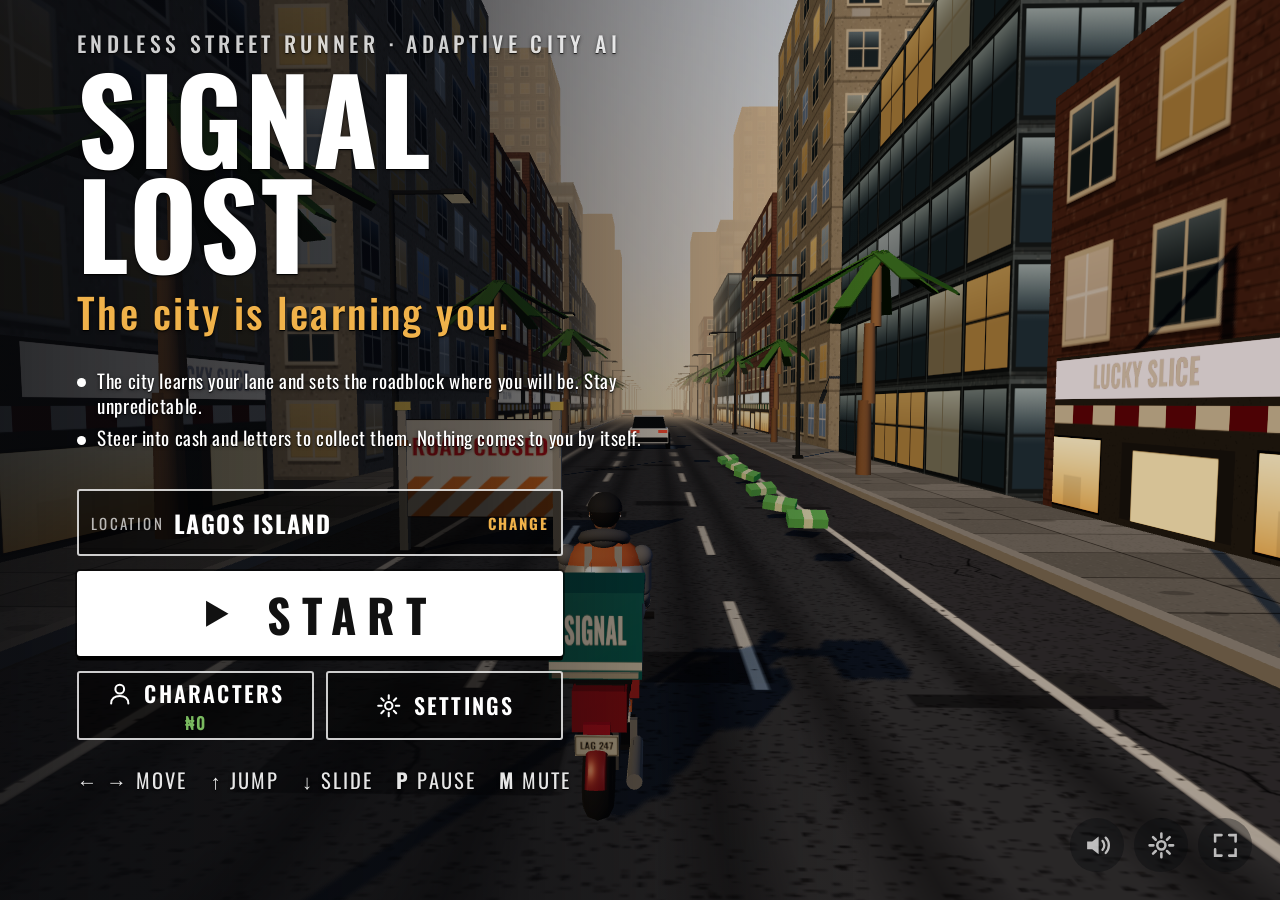
<file: index.html>
<!doctype html>
<html lang="en">
<head>
<meta charset="utf-8">
<meta name="viewport" content="width=device-width,initial-scale=1,maximum-scale=1,user-scalable=no,viewport-fit=cover">
<meta name="theme-color" content="#14161b">
<title>Signal Lost — the city is learning you</title>
<meta name="description" content="A 3D street runner against a city that learns your habits. Dodge, jump, slide — and stay unpredictable.">
<meta property="og:title" content="Signal Lost">
<meta property="og:description" content="The city is learning you. Stay unpredictable.">
<link rel="icon" href="data:image/svg+xml,%3Csvg xmlns='http://www.w3.org/2000/svg' viewBox='0 0 32 32'%3E%3Crect width='32' height='32' rx='6' fill='%2314161b'/%3E%3Cpath d='M16 5l3.4 7 7.6 1-5.6 5.2 1.5 7.6L16 22l-6.9 3.8 1.5-7.6L5 13l7.6-1z' fill='%23fff'/%3E%3C/svg%3E">
<script>(function(){var d=document.documentElement,m=window.matchMedia;try{if((m&&m('(pointer:coarse)').matches)||(navigator.maxTouchPoints>0&&m&&!m('(hover:hover)').matches))d.className+=' touch';}catch(e){}})();</script>
<link rel="stylesheet" href="style.css?v=8">
</head>
<body>
<canvas id="game" aria-label="Signal Lost game view" role="img"></canvas>

<div id="hud" class="hidden" aria-live="off">
  <div id="topright">
    <div class="lbl">Cash</div>
    <div id="cash" aria-label="Cash"><svg class="coin" viewBox="0 0 20 20" aria-hidden="true"><circle cx="10" cy="10" r="8.6" fill="#d9a93f" stroke="#7a5a14" stroke-width="1.4"/><circle cx="10" cy="10" r="5.6" fill="none" stroke="#8a6a1c" stroke-width="1.1"/></svg><span id="money">₦0</span></div>
    <div id="mult"></div>
    <div id="wanted" aria-label="City threat level">
      <svg id="stars" viewBox="0 0 150 30" aria-hidden="true"></svg>
    </div>
    <div id="predict">City prediction 0%</div>
    <div id="jam"><svg viewBox="0 0 24 24" aria-hidden="true"><path d="M12 3v9m0 0 4 4m-4-4-4 4M5 20h14" fill="none" stroke="currentColor" stroke-width="2" stroke-linecap="round" stroke-linejoin="round"/><circle cx="12" cy="12" r="9.5" fill="none" stroke="currentColor" stroke-width="1.5" opacity=".55"/></svg><span id="jamtxt">Signal jammed</span></div>
    <div id="bail" class="hidden">Bail-out ready</div>
    <div id="chips"><span id="chip-foot" class="hidden">ON FOOT</span><span id="chip-turbo" class="hidden">Turbo</span><span id="chip-x2" class="hidden">Double cash</span><span id="chip-perk" class="hidden"></span></div>
  </div>
  <div id="quest" aria-label="Score, letters and missions">
    <div id="scorebox" aria-label="Score"><small>Score</small><b id="score">0</b></div>
    <div id="word"></div>
    <div id="loctask" class="hidden"></div>
    <div id="missions"></div>
    <div id="daily"></div>
    <div id="rival"></div>
  </div>
  <div id="stagebanner"><small id="sb-k"></small><b id="sb-n"></b><span id="sb-s"></span></div>
  <div id="nowplaying"></div>
  <div id="mapwrap"><canvas id="minimap" aria-label="Minimap"></canvas></div>
  <div id="toasts"></div>
  <div id="hint" class="hidden"></div>
  <div id="subs"><span class="who">City Watch</span><span class="msg"></span></div>
</div>

<div id="title" class="screen scroll">
  <div class="tcol">
    <div class="kicker">Endless street runner · adaptive city AI</div>
    <h1>Signal<br>Lost</h1>
    <p class="tag">The city is learning you.</p>
    <ul class="how">
      <li>The city learns your lane and sets the roadblock where you will be. Stay unpredictable.</li>
      <li>Steer into cash and letters to collect them. Nothing comes to you by itself.</li>
      <li>Score is how far you run. Cash is what you grab. Cash unlocks characters and upgrades.</li>
      <li>Spell the word, finish missions, ride ramps and turbo pads. Ten locations to unlock, new music every run.</li>
    </ul>
    <button id="btn-loc" type="button" class="locbtn" aria-label="Choose location"><span class="k">Location</span><b id="loc-name">Lagos Island</b><span class="go">Change</span></button>
    <button id="btn-start" type="button" class="start"><svg viewBox="0 0 24 24" aria-hidden="true"><path d="M7 4.5v15l13-7.5z" fill="currentColor"/></svg><span>Start</span></button>
    <div class="subact">
      <button id="btn-chars" type="button" class="sec"><span class="l"><svg viewBox="0 0 24 24" aria-hidden="true"><circle cx="12" cy="8" r="3.8" fill="none" stroke="currentColor" stroke-width="1.8"/><path d="M4.5 20.5c0-4.2 3.3-6.6 7.5-6.6s7.5 2.4 7.5 6.6" fill="none" stroke="currentColor" stroke-width="1.8" stroke-linecap="round"/></svg>Characters</span><small id="wallet"></small></button>
      <button id="btn-settings" type="button" class="sec"><svg viewBox="0 0 24 24" aria-hidden="true"><circle cx="12" cy="12" r="3.2" fill="none" stroke="currentColor" stroke-width="1.8"/><path d="M12 2.8v3M12 18.2v3M2.8 12h3M18.2 12h3M5.5 5.5l2.1 2.1M16.4 16.4l2.1 2.1M18.5 5.5l-2.1 2.1M7.6 16.4l-2.1 2.1" stroke="currentColor" stroke-width="1.8" stroke-linecap="round"/></svg><span>Settings</span></button>
    </div>
    <div class="ctrl ctrl-kb"><span><b>← →</b> move</span><span><b>↑</b> jump</span><span><b>↓</b> slide</span><span><b>P</b> pause</span><span><b>M</b> mute</span></div>
    <div class="ctrl ctrl-touch">
      <span class="chip"><svg viewBox="0 0 24 24" aria-hidden="true"><path d="M3 12h18M7 8l-4 4 4 4M17 8l4 4-4 4" fill="none" stroke="currentColor" stroke-width="2" stroke-linecap="round" stroke-linejoin="round"/></svg>Swipe to move</span>
      <span class="chip"><svg viewBox="0 0 24 24" aria-hidden="true"><path d="M12 20V5M6 11l6-6 6 6" fill="none" stroke="currentColor" stroke-width="2" stroke-linecap="round" stroke-linejoin="round"/></svg>Jump</span>
      <span class="chip"><svg viewBox="0 0 24 24" aria-hidden="true"><path d="M12 4v15M6 13l6 6 6-6" fill="none" stroke="currentColor" stroke-width="2" stroke-linecap="round" stroke-linejoin="round"/></svg>Slide</span>
    </div>
    <div id="best"></div>
  </div>
</div>

<div id="pause" class="screen hidden"><div class="pcard"><h2>Paused</h2><p>Press P or tap to resume</p></div></div>

<div id="over" class="screen hidden">
  <div id="wasted"><span id="wtxt">Wasted</span></div>
  <div id="card">
    <div class="chead"><span>How the city read you</span><span id="csub"></span></div>
    <div id="cstats"></div>
    <div id="crows"></div>
    <div id="lanes"></div>
    <div id="verdict"></div>
    <div id="tip"></div>
    <div id="cwallet"></div>
    <div class="cfoot">
      <span id="cscore" class="hidden"></span><i id="cnew" class="hidden"></i>
      <button id="btn-retry" type="button" class="cta">Try again <small>(Space)</small></button>
    </div>
  </div>
  <div class="oa"><button id="btn-chars-over" type="button" class="sec"><svg viewBox="0 0 24 24" aria-hidden="true"><circle cx="12" cy="8" r="3.8" fill="none" stroke="currentColor" stroke-width="1.8"/><path d="M4.5 20.5c0-4.2 3.3-6.6 7.5-6.6s7.5 2.4 7.5 6.6" fill="none" stroke="currentColor" stroke-width="1.8" stroke-linecap="round"/></svg><span>Characters</span></button></div>
</div>

<div id="shop" class="screen modal hidden" role="dialog" aria-label="Characters">
  <div class="mcard">
    <div class="mhead"><h2>Characters</h2><div class="wal"><small>Cash</small><b id="shop-wallet">₦0</b></div><button id="shop-close" type="button" class="sec close" aria-label="Close characters">Back</button></div>
    <div id="shop-tabs" role="tablist"><button type="button" role="tab" data-tab="chars" aria-selected="true">Characters</button><button type="button" role="tab" data-tab="loc" aria-selected="false">Locations</button><button type="button" role="tab" data-tab="up" aria-selected="false">Upgrades</button></div>
    <div id="hero" class="hidden"><canvas id="hero-cv" width="800" height="400" aria-label="Character preview"></canvas><div class="hl"><span class="tier" id="hero-tier"></span><b id="hero-name"></b></div></div>
    <div class="mbody scroll" id="shop-body"></div>
  </div>
</div>

<div id="settings" class="screen modal hidden" role="dialog" aria-label="Settings">
  <div class="mcard narrow">
    <div class="mhead"><h2>Settings</h2><button id="set-close" type="button" class="sec close" aria-label="Close settings">Done</button></div>
    <div class="mbody">
      <button type="button" class="row" data-set="master" role="switch"><span>Sound</span><i></i></button>
      <button type="button" class="row" data-set="music" role="switch"><span>Music</span><i></i></button>
      <button type="button" class="row" data-set="sfx" role="switch"><span>Effects</span><i></i></button>
      <button type="button" class="row" data-set="haptics" role="switch"><span>Vibration</span><i></i></button>
    </div>
  </div>
</div>

<div id="btns">
  <button id="btn-mute" type="button" aria-label="Toggle sound (M)" title="Sound (M)"><svg viewBox="0 0 24 24"><path d="M4 9v6h4l5 4V5L8 9z" fill="currentColor"/><path class="w" d="M16 8.5a5 5 0 0 1 0 7M18.5 6a8.5 8.5 0 0 1 0 12" fill="none" stroke="currentColor" stroke-width="1.8" stroke-linecap="round"/></svg></button>
  <button id="btn-gear" type="button" aria-label="Settings" title="Settings"><svg viewBox="0 0 24 24"><circle cx="12" cy="12" r="3.2" fill="none" stroke="currentColor" stroke-width="2"/><path d="M12 2.8v3M12 18.2v3M2.8 12h3M18.2 12h3M5.5 5.5l2.1 2.1M16.4 16.4l2.1 2.1M18.5 5.5l-2.1 2.1M7.6 16.4l-2.1 2.1" stroke="currentColor" stroke-width="2" stroke-linecap="round"/></svg></button>
  <button id="btn-full" type="button" aria-label="Toggle fullscreen (F)" title="Fullscreen (F)"><svg viewBox="0 0 24 24"><path d="M4 9V4h5M20 9V4h-5M4 15v5h5M20 15v5h-5" fill="none" stroke="currentColor" stroke-width="2" stroke-linecap="round"/></svg></button>
</div>
<noscript><p style="color:#fff;font-family:sans-serif;text-align:center">Signal Lost needs JavaScript and WebGL.</p></noscript>
<div id="nogl" class="screen hidden"><div class="pcard"><h2>WebGL unavailable</h2><p>This game needs a browser with WebGL enabled.</p></div></div>
<script src="js/vendor/three.min.js?v=8"></script>
<script src="js/save.js?v=8"></script>
<script src="js/audio.js?v=8"></script>
<script src="js/ai.js?v=8"></script>
<script src="js/stages.js?v=8"></script>
<script src="js/game.js?v=8"></script>
<script src="js/features.js?v=8"></script>
<script src="js/chars3d.js?v=8"></script>
<script src="js/render3d.js?v=8"></script>
<script src="js/hud.js?v=8"></script>
<script src="js/shop.js?v=8"></script>
<script src="js/main.js?v=8"></script>
</body>
</html>
</file>
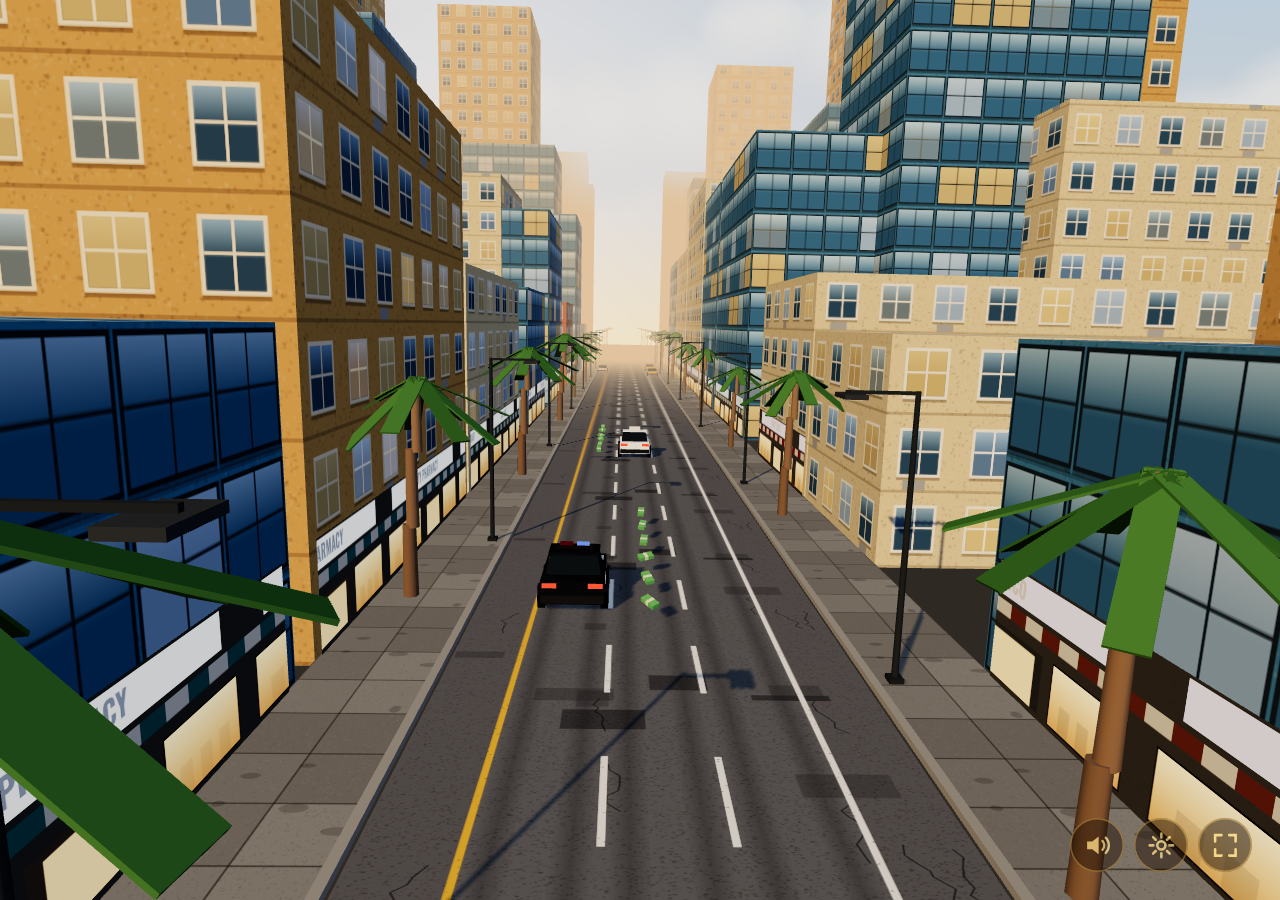
<file: demo/index.html>
<!doctype html>
<html lang="en">
<head>
<meta charset="utf-8">
<meta name="viewport" content="width=device-width,initial-scale=1,maximum-scale=1,user-scalable=no,viewport-fit=cover">
<meta name="theme-color" content="#14161b">
<title>Signal Lost — the city is learning you</title>
<meta name="description" content="A 3D street runner against a city that learns your habits. Dodge, jump, slide — and stay unpredictable.">
<meta property="og:title" content="Signal Lost">
<meta property="og:description" content="The city is learning you. Stay unpredictable.">
<link rel="icon" href="data:image/svg+xml,%3Csvg xmlns='http://www.w3.org/2000/svg' viewBox='0 0 32 32'%3E%3Crect width='32' height='32' rx='6' fill='%2314161b'/%3E%3Cpath d='M16 5l3.4 7 7.6 1-5.6 5.2 1.5 7.6L16 22l-6.9 3.8 1.5-7.6L5 13l7.6-1z' fill='%23fff'/%3E%3C/svg%3E">
<script>(function(){var d=document.documentElement,m=window.matchMedia;try{if((m&&m('(pointer:coarse)').matches)||(navigator.maxTouchPoints>0&&m&&!m('(hover:hover)').matches))d.className+=' touch';}catch(e){}})();</script>
<link rel="stylesheet" href="style.css?v=11">
</head>
<body>
<canvas id="game" aria-label="Signal Lost game view" role="img"></canvas>

<div id="hud" class="hidden" aria-live="off">
  <div id="hbar">
    <div id="scorebox" aria-label="Score"><b id="score">0</b><i id="mult"></i></div>
    <div id="wanted" aria-label="City threat level"><svg id="stars" viewBox="0 0 150 30" aria-hidden="true"></svg></div>
    <div id="hright">
      <div id="cash" aria-label="Cash"><svg class="coin" viewBox="0 0 20 20" aria-hidden="true"><circle cx="10" cy="10" r="8.6" fill="#d9a93f" stroke="#7a5a14" stroke-width="1.4"/><circle cx="10" cy="10" r="5.6" fill="none" stroke="#8a6a1c" stroke-width="1.1"/></svg><span id="money">₦0</span></div>
      <button id="btn-pause" type="button" aria-label="Pause (P)"><svg viewBox="0 0 24 24" aria-hidden="true"><rect x="6" y="5" width="4" height="14" rx="1" fill="currentColor"/><rect x="14" y="5" width="4" height="14" rx="1" fill="currentColor"/></svg></button>
    </div>
  </div>
  <div id="hrow">
    <div id="itemrow" class="hidden"><span id="word"></span><span id="tkchip"></span></div>
    <span id="chip" class="hidden"></span>
  </div>
  <div id="banner"><b id="bn-t"></b></div>
  <div id="toasts"></div>
  <div id="hint" class="hidden"></div>
  <button id="btn-head" type="button" class="hidden" aria-label="Boost start"><svg viewBox="0 0 24 24" aria-hidden="true"><path d="M4 5l8 7-8 7zM12 5l8 7-8 7z" fill="currentColor"/></svg><span>Boost start</span></button>
</div>

<div id="title" class="screen">
  <header class="tbar">
    <div class="tchip" title="Cash"><b id="wallet">₦0</b></div>
    <div class="sp"></div>
    <div class="tchip"><span>Best</span><b id="best">0</b></div>
    <button id="btn-help" type="button" class="tchip help" aria-label="How to play">?</button>
  </header>
  <main class="thero">
    <h1><span>Signal</span> <span>Lost</span></h1>
    <p class="tag">The city is learning you.</p>
  </main>
  <footer class="tact">
    <button id="btn-start" type="button" class="start"><svg viewBox="0 0 24 24" aria-hidden="true"><path d="M7 4.5v15l13-7.5z" fill="currentColor"/></svg><span>Start</span></button>
    <div class="trow">
      <button id="btn-chars" type="button" class="tb"><svg viewBox="0 0 24 24" aria-hidden="true"><circle cx="12" cy="8" r="3.8" fill="none" stroke="currentColor" stroke-width="1.8"/><path d="M4.5 20.5c0-4.2 3.3-6.6 7.5-6.6s7.5 2.4 7.5 6.6" fill="none" stroke="currentColor" stroke-width="1.8" stroke-linecap="round"/></svg><span>Characters</span></button>
      <button id="btn-loc" type="button" class="tb" aria-label="Choose location"><svg viewBox="0 0 24 24" aria-hidden="true"><path d="M12 21s-6.5-6.1-6.5-11a6.5 6.5 0 0 1 13 0c0 4.9-6.5 11-6.5 11z" fill="none" stroke="currentColor" stroke-width="1.8" stroke-linejoin="round"/><circle cx="12" cy="10" r="2.4" fill="none" stroke="currentColor" stroke-width="1.8"/></svg><span>Locations</span></button>
      <button id="btn-settings" type="button" class="tb"><svg viewBox="0 0 24 24" aria-hidden="true"><circle cx="12" cy="12" r="3.2" fill="none" stroke="currentColor" stroke-width="1.8"/><path d="M12 2.8v3M12 18.2v3M2.8 12h3M18.2 12h3M5.5 5.5l2.1 2.1M16.4 16.4l2.1 2.1M18.5 5.5l-2.1 2.1M7.6 16.4l-2.1 2.1" stroke="currentColor" stroke-width="1.8" stroke-linecap="round"/></svg><span>Settings</span></button>
    </div>
  </footer>
  <span id="loc-name" hidden>Lagos Island</span>
</div>

<div id="pause" class="screen hidden"><div class="pcard"><h2>Paused</h2><div id="pinfo" class="info"></div><div class="pbtns"><button id="btn-resume" type="button" class="cta">Resume</button><button id="btn-restart" type="button" class="sec">Restart</button><button id="btn-quit" type="button" class="sec">Quit to menu</button></div><p class="phint">P or Esc also resumes</p></div></div>

<div id="over" class="screen hidden">
  <div id="wasted"><span id="wtxt">Wasted</span></div>
  <div id="card">
    <div class="chead"><span>How the city read you</span><span id="csub"></span></div>
    <div id="cstats"></div>
    <div id="crows"></div>
    <div id="lanes"></div>
    <div id="verdict"></div>
    <div id="oinfo" class="info"></div>
    <div id="tip"></div>
    <div id="cwallet"></div>
    <div class="cfoot">
      <span id="cscore" class="hidden"></span><i id="cnew" class="hidden"></i>
      <button id="btn-retry" type="button" class="cta">Try again <small>(Space)</small></button>
    </div>
  </div>
  <div class="oa"><button id="btn-home" type="button" class="sec">Menu</button><button id="btn-chars-over" type="button" class="sec"><svg viewBox="0 0 24 24" aria-hidden="true"><circle cx="12" cy="8" r="3.8" fill="none" stroke="currentColor" stroke-width="1.8"/><path d="M4.5 20.5c0-4.2 3.3-6.6 7.5-6.6s7.5 2.4 7.5 6.6" fill="none" stroke="currentColor" stroke-width="1.8" stroke-linecap="round"/></svg><span>Characters</span></button></div>
</div>

<div id="shop" class="screen modal hidden" role="dialog" aria-label="Characters">
  <div class="mcard">
    <div class="mhead"><h2>Characters</h2><div class="wal"><small>Cash</small><b id="shop-wallet">₦0</b></div><button id="shop-close" type="button" class="sec close" aria-label="Close characters">Back</button></div>
    <div id="shop-tabs" role="tablist"><button type="button" role="tab" data-tab="chars" aria-selected="true">Characters</button><button type="button" role="tab" data-tab="loc" aria-selected="false">Locations</button><button type="button" role="tab" data-tab="up" aria-selected="false">Upgrades</button></div>
    <div id="hero" class="hidden"><canvas id="hero-cv" width="800" height="400" aria-label="Character preview"></canvas><div class="hl"><span class="tier" id="hero-tier"></span><b id="hero-name"></b></div></div>
    <div class="mbody scroll" id="shop-body"></div>
  </div>
</div>

<div id="howto" class="screen modal hidden" role="dialog" aria-label="How to play">
  <div class="mcard narrow">
    <div class="mhead"><h2>How to play</h2><button id="howto-close" type="button" class="sec close" aria-label="Close how to play">Done</button></div>
    <div class="mbody scroll">
      <ul class="how">
        <li>The city learns your lane and sets the roadblock where you will be. Stay unpredictable.</li>
        <li>Steer into cash and letters to collect them. Nothing comes to you by itself.</li>
        <li>Score is how far you run. Cash is what you grab. Cash unlocks characters and upgrades.</li>
        <li>Spell the word, finish missions, ride ramps and turbo pads. Ten locations to unlock, new music every run.</li>
        <li>Lose the bike and you run on foot. Grab a pickup to ride again.</li>
      </ul>
      <div class="hctrl kb"><span><b>← →</b> move</span><span><b>↑</b> jump</span><span><b>↓</b> slide</span><span><b>P</b> pause</span><span><b>M</b> mute</span></div>
      <div class="hctrl touch"><span><b>Swipe</b> to move</span><span><b>Swipe up</b> jump</span><span><b>Swipe down</b> slide</span></div>
    </div>
  </div>
</div>

<div id="settings" class="screen modal hidden" role="dialog" aria-label="Settings">
  <div class="mcard narrow">
    <div class="mhead"><h2>Settings</h2><button id="set-close" type="button" class="sec close" aria-label="Close settings">Done</button></div>
    <div class="mbody">
      <button type="button" class="row" data-set="master" role="switch"><span>Sound</span><i></i></button>
      <button type="button" class="row" data-set="music" role="switch"><span>Music</span><i></i></button>
      <button type="button" class="row" data-set="sfx" role="switch"><span>Effects</span><i></i></button>
      <button type="button" class="row" data-set="haptics" role="switch"><span>Vibration</span><i></i></button>
    </div>
  </div>
</div>

<div id="btns">
  <button id="btn-mute" type="button" aria-label="Toggle sound (M)" title="Sound (M)"><svg viewBox="0 0 24 24"><path d="M4 9v6h4l5 4V5L8 9z" fill="currentColor"/><path class="w" d="M16 8.5a5 5 0 0 1 0 7M18.5 6a8.5 8.5 0 0 1 0 12" fill="none" stroke="currentColor" stroke-width="1.8" stroke-linecap="round"/></svg></button>
  <button id="btn-gear" type="button" aria-label="Settings" title="Settings"><svg viewBox="0 0 24 24"><circle cx="12" cy="12" r="3.2" fill="none" stroke="currentColor" stroke-width="2"/><path d="M12 2.8v3M12 18.2v3M2.8 12h3M18.2 12h3M5.5 5.5l2.1 2.1M16.4 16.4l2.1 2.1M18.5 5.5l-2.1 2.1M7.6 16.4l-2.1 2.1" stroke="currentColor" stroke-width="2" stroke-linecap="round"/></svg></button>
  <button id="btn-full" type="button" aria-label="Toggle fullscreen (F)" title="Fullscreen (F)"><svg viewBox="0 0 24 24"><path d="M4 9V4h5M20 9V4h-5M4 15v5h5M20 15v5h-5" fill="none" stroke="currentColor" stroke-width="2" stroke-linecap="round"/></svg></button>
</div>
<noscript><p style="color:#fff;font-family:sans-serif;text-align:center">Signal Lost needs JavaScript and WebGL.</p></noscript>
<div id="nogl" class="screen hidden"><div class="pcard"><h2>WebGL unavailable</h2><p>This game needs a browser with WebGL enabled.</p></div></div>
<script src="js/vendor/three.min.js?v=11"></script>
<script src="js/save.js?v=11"></script>
<script src="js/audio.js?v=11"></script>
<script src="js/ai.js?v=11"></script>
<script src="js/stages.js?v=11"></script>
<script src="js/game.js?v=11"></script>
<script src="js/features.js?v=11"></script>
<script src="js/chars3d.js?v=11"></script>
<script src="js/render3d.js?v=11"></script>
<script src="js/hud.js?v=11"></script>
<script src="js/shop.js?v=11"></script>
<script src="js/main.js?v=11"></script>
</body>
</html>
</file>
<file: style.css>
@font-face{font-family:"Oswald";src:url("fonts/Oswald-Variable.woff") format("woff");font-weight:200 700;font-display:swap}
:root{--u:min(1vw,1.75vh);--f:"Oswald","Bebas Neue",Impact,"Arial Narrow",sans-serif;--sh:0 .09em .0 rgba(0,0,0,.85),0 .06em .22em rgba(0,0,0,.7);--money:#79b95f;--amber:#f0b24a}
*{box-sizing:border-box}
html,body{margin:0;height:100%;max-width:100vw;background:#14161b;overflow:hidden;overflow-x:hidden;overscroll-behavior:none;-webkit-user-select:none;user-select:none;-webkit-touch-callout:none;-webkit-tap-highlight-color:transparent;font-family:var(--f);color:#fff}
#game{position:fixed;inset:0;width:100%;height:100%;display:block;touch-action:none;background:#14161b;transition:filter .5s ease}
#game.desat{filter:saturate(.3) brightness(.94);transition:filter .18s ease}
#game.gray{filter:grayscale(1) contrast(1.08) brightness(.78);transition:filter .9s ease}
.hidden{display:none!important}
.screen{position:fixed;inset:0;z-index:10}
/* ---------- HUD ---------- */
#hud{position:fixed;inset:0;pointer-events:none;z-index:5;text-shadow:var(--sh);font-weight:600}
#topright{position:absolute;right:calc(var(--u)*2.4);top:calc(var(--u)*2);text-align:right;padding-right:env(safe-area-inset-right)}
#money{font-size:calc(var(--u)*5.2);line-height:1;letter-spacing:.02em;color:var(--money);font-weight:700;font-variant-numeric:tabular-nums}
#mult{font-size:calc(var(--u)*1.9);line-height:1.3;letter-spacing:.08em;opacity:.95;min-height:1.3em;text-transform:uppercase}
#wanted{margin-top:calc(var(--u)*.6);display:flex;justify-content:flex-end}
#stars{width:calc(var(--u)*17);height:calc(var(--u)*3.4);overflow:visible;filter:drop-shadow(0 2px 0 rgba(0,0,0,.8))}
#stars path{fill:#fff;stroke:rgba(0,0,0,.65);stroke-width:1.6;stroke-linejoin:round;transition:opacity .25s,fill .25s}
#stars path.off{fill:rgba(255,255,255,.14);stroke:rgba(0,0,0,.55)}
#stars.jam path{opacity:.35}
#stars.jam path.off{opacity:1}
#predict{margin-top:calc(var(--u)*.7);font-size:calc(var(--u)*1.7);letter-spacing:.1em;text-transform:uppercase;opacity:.9;font-variant-numeric:tabular-nums}
#jam{margin-top:calc(var(--u)*.7);display:none;align-items:center;justify-content:flex-end;gap:calc(var(--u)*.6);font-size:calc(var(--u)*1.8);letter-spacing:.1em;text-transform:uppercase;color:#a9dcff}
#jam svg{width:calc(var(--u)*2.6);height:calc(var(--u)*2.6);filter:drop-shadow(0 2px 0 rgba(0,0,0,.8))}
#jam.on{display:flex}
#mapwrap{position:absolute;left:calc(var(--u)*2.6);bottom:calc(var(--u)*2.6);width:calc(var(--u)*17);height:calc(var(--u)*17);margin-left:env(safe-area-inset-left)}
#minimap{width:100%;height:100%;display:block;filter:drop-shadow(0 3px 4px rgba(0,0,0,.55))}
#subs{position:absolute;left:50%;transform:translateX(-50%);bottom:calc(var(--u)*3.4);max-width:min(62vw,calc(var(--u)*72));text-align:center;font-size:calc(var(--u)*2.8);line-height:1.2;letter-spacing:.03em;font-weight:500;opacity:0;transition:opacity .25s ease}
#subs.on{opacity:1}
#subs .who{display:block;font-size:.62em;letter-spacing:.14em;text-transform:uppercase;color:var(--amber);font-weight:600;margin-bottom:.1em}
#toasts{position:absolute;left:50%;top:calc(var(--u)*13);transform:translateX(-50%);display:flex;flex-direction:column;align-items:center;gap:calc(var(--u)*.3)}
.toast{font-size:calc(var(--u)*3.6);letter-spacing:.08em;text-transform:uppercase;font-weight:700;white-space:nowrap}
#hint{position:absolute;left:50%;transform:translateX(-50%);bottom:calc(var(--u)*13);font-size:calc(var(--u)*2.2);letter-spacing:.1em;text-transform:uppercase;font-weight:500;opacity:.92;text-align:center}
#hint b{font-weight:700}
#btns{position:fixed;right:calc(var(--u)*2.2);bottom:calc(var(--u)*2.2);display:flex;gap:calc(var(--u)*.8);z-index:12}
#btns button{width:calc(var(--u)*4.2);height:calc(var(--u)*4.2);min-width:30px;min-height:30px;border:0;border-radius:50%;background:rgba(10,12,16,.55);color:#fff;padding:calc(var(--u)*.9);cursor:pointer;opacity:.7;display:flex;align-items:center;justify-content:center}
#btns button svg{width:100%;height:100%}
#btns button:hover,#btns button:focus-visible{opacity:1;outline:2px solid #fff;outline-offset:1px}
#btns button.off{opacity:.5}
#btns button.off .w{display:none}
/* ---------- title (all sizes derive from --tu / clamp so nothing can overflow the width) ---------- */
#title{--tu:var(--u);background:linear-gradient(90deg,rgba(8,9,12,.82) 0,rgba(8,9,12,.55) 38%,rgba(8,9,12,0) 68%);display:flex;align-items:flex-start;padding:max(3vh,12px) calc(var(--tu)*6) calc(var(--tu)*8);overflow-x:hidden;overflow-y:auto;text-shadow:var(--sh);touch-action:pan-y;overscroll-behavior:contain}
.scroll{touch-action:pan-y;-webkit-overflow-scrolling:touch}
.tcol{width:100%;max-width:calc(var(--tu)*58);min-width:0;margin:auto 0}
.tcol>*{max-width:100%;overflow-wrap:anywhere}
.kicker{font-size:calc(var(--tu)*1.7);letter-spacing:.2em;text-transform:uppercase;font-weight:500;opacity:.8}
#title h1{margin:calc(var(--tu)*.4) 0 calc(var(--tu)*.5);font-size:calc(var(--tu)*10.5);line-height:.88;letter-spacing:.015em;text-transform:uppercase;font-weight:700;max-width:100%}
.tag{margin:0 0 calc(var(--tu)*2);font-size:calc(var(--tu)*3.2);letter-spacing:.06em;font-weight:500;color:var(--amber)}
.how{margin:0 0 calc(var(--tu)*3);padding:0;list-style:none;font-size:calc(var(--tu)*1.9);line-height:1.35;font-weight:400;letter-spacing:.03em;max-width:calc(var(--tu)*50)}
.how li{margin-bottom:calc(var(--tu)*.5);padding-left:calc(var(--tu)*1.6);position:relative}
.how li::before{content:"";position:absolute;left:0;top:.55em;width:calc(var(--tu)*.7);height:calc(var(--tu)*.7);background:#fff;border-radius:50%}
/* START: solid, GTA-style, thumb-sized */
.start{display:flex;align-items:center;justify-content:center;gap:.45em;width:100%;max-width:calc(var(--tu)*38);min-height:max(58px,calc(var(--tu)*6.6));margin:0;padding:.35em 1em;font:700 clamp(24px,calc(var(--tu)*3.8),46px)/1 var(--f);letter-spacing:.24em;text-indent:.24em;text-transform:uppercase;color:#111;background:#fff;border:0;border-radius:3px;box-shadow:0 .1em 0 #000,0 0 0 2px rgba(0,0,0,.5);cursor:pointer;text-shadow:none;transition:transform .08s,background .12s}
.start svg{width:.9em;height:.9em;flex:none;margin-left:-.2em}
.start:hover,.start:focus-visible{background:var(--amber);outline:none}
.start:active{transform:translateY(2px) scale(.99)}
.subact{display:flex;gap:calc(var(--tu)*1);width:100%;max-width:calc(var(--tu)*38);margin-top:calc(var(--tu)*1.2)}
.sec{display:inline-flex;align-items:center;justify-content:center;gap:.5em;flex:1;min-width:0;min-height:max(46px,calc(var(--tu)*5.2));padding:.3em .8em;font:600 clamp(15px,calc(var(--tu)*2.1),22px)/1 var(--f);letter-spacing:.1em;text-transform:uppercase;color:#fff;background:rgba(0,0,0,.45);border:2px solid rgba(255,255,255,.8);border-radius:3px;cursor:pointer;text-shadow:none}
.sec .l{display:inline-flex;align-items:center;gap:.5em;white-space:nowrap}
#btn-chars{flex-direction:column;gap:.3em;line-height:1}
.sec span{white-space:nowrap}
.sec svg{width:1.25em;height:1.25em;flex:none}
.sec small{font-size:.78em;letter-spacing:.06em;color:var(--money);font-weight:600}
.sec:hover,.sec:focus-visible{background:#fff;color:#111;outline:none}
.sec:hover small,.sec:focus-visible small{color:#2d6b1e}
.ctrl{margin-top:calc(var(--tu)*2);display:flex;flex-wrap:wrap;gap:.4em calc(var(--tu)*1.8);font-size:calc(var(--tu)*1.6);letter-spacing:.1em;text-transform:uppercase;font-weight:400;opacity:.9}
.ctrl b{font-weight:700}
.ctrl-touch{display:none;font-size:max(13px,calc(var(--tu)*1.8));font-weight:500}
.chip{display:inline-flex;align-items:center;gap:.45em}
.chip svg{width:1.5em;height:1.5em;flex:none}
html.touch .ctrl-kb{display:none}
html.touch .ctrl-touch{display:flex}
#best{margin-top:calc(var(--tu)*1.4);font-size:calc(var(--tu)*1.8);letter-spacing:.12em;text-transform:uppercase;color:var(--money);font-weight:600}
/* ---------- pause ---------- */
#pause{display:flex;align-items:center;justify-content:center;background:rgba(8,9,12,.55)}
.pcard{text-align:center;text-shadow:var(--sh)}
.pcard h2{margin:0;font-size:calc(var(--u)*9);letter-spacing:.1em;text-transform:uppercase;font-weight:700}
.pcard p{margin:calc(var(--u)*1) 0 0;font-size:calc(var(--u)*2.2);letter-spacing:.14em;text-transform:uppercase;font-weight:400}
/* ---------- wasted / busted ---------- */
#over{display:flex;flex-direction:column;align-items:center;justify-content:center;gap:calc(var(--u)*1.2);padding:calc(var(--u)*1.5) 0;background:rgba(6,7,9,.0);transition:background .8s ease;text-shadow:var(--sh)}
#over.in{background:rgba(6,7,9,.42)}
#wasted{width:100%;text-align:center;padding:calc(var(--u)*1.2) 0;background:linear-gradient(180deg,rgba(0,0,0,0),rgba(0,0,0,.62) 22%,rgba(0,0,0,.62) 78%,rgba(0,0,0,0));opacity:0;transform:scale(1.0);transition:opacity .55s ease,transform 2.4s cubic-bezier(.2,.6,.2,1)}
#over.in #wasted{opacity:1;transform:scale(1.06)}
#wtxt{font-size:min(calc(var(--u)*9.5),20vw);letter-spacing:.2em;padding-left:.2em;text-transform:uppercase;font-weight:700;color:#c8372f;text-shadow:0 .05em 0 rgba(0,0,0,.9),0 .1em .3em rgba(0,0,0,.6)}
#over.busted #wtxt{color:#4b86d6}
#card{width:min(calc(var(--u)*58),92vw);background:rgba(14,16,20,.86);border:1px solid rgba(255,255,255,.18);padding:calc(var(--u)*1.6) calc(var(--u)*2.4);opacity:0;transform:translateY(10px);transition:opacity .45s ease,transform .45s ease;max-height:calc(100vh - var(--u)*18 - 64px);overflow:hidden;display:flex;flex-direction:column;gap:calc(var(--u)*.9)}
#over.card #card{opacity:1;transform:none}
.chead{display:flex;justify-content:space-between;align-items:baseline;font-size:calc(var(--u)*3);letter-spacing:.1em;text-transform:uppercase;font-weight:700;border-bottom:1px solid rgba(255,255,255,.22);padding-bottom:calc(var(--u)*.7)}
.chead #csub{font-size:.55em;font-weight:400;opacity:.8}
#crows{display:grid;grid-template-columns:1fr auto;gap:calc(var(--u)*.35) calc(var(--u)*2);font-size:calc(var(--u)*2);letter-spacing:.07em;text-transform:uppercase;font-weight:400}
#crows .k{opacity:.8}
#crows .v{text-align:right;font-weight:600}
#crows .v.hot{color:var(--amber)}
#lanes{display:flex;gap:calc(var(--u)*.8);align-items:flex-end;height:calc(var(--u)*4.8)}
#lanes .ln{flex:1;display:flex;flex-direction:column;justify-content:flex-end;align-items:stretch;height:100%;font-size:calc(var(--u)*1.4);letter-spacing:.1em;text-transform:uppercase;text-align:center}
#lanes .bar{background:rgba(255,255,255,.75);min-height:3px;margin-bottom:calc(var(--u)*.3)}
#lanes .ln.hot .bar{background:var(--amber)}
#verdict{font-size:calc(var(--u)*3.4);letter-spacing:.05em;font-weight:700}
#tip{font-size:calc(var(--u)*1.9);letter-spacing:.04em;font-weight:400;opacity:.88;margin-top:calc(var(--u)*-.5)}
.cfoot{display:flex;justify-content:space-between;align-items:center;gap:calc(var(--u)*2);border-top:1px solid rgba(255,255,255,.22);padding-top:calc(var(--u)*1.1)}
.sc small{display:block;font-size:calc(var(--u)*1.4);letter-spacing:.14em;text-transform:uppercase;opacity:.75;font-weight:400}
.sc b{font-size:calc(var(--u)*4.4);color:var(--money);font-weight:700;line-height:1;font-variant-numeric:tabular-nums}
.sc i{font-style:normal;margin-left:calc(var(--u)*1);font-size:calc(var(--u)*1.7);letter-spacing:.12em;text-transform:uppercase;color:var(--amber);font-weight:600}
#nogl{display:flex;align-items:center;justify-content:center;background:#14161b}
/* ---------- portrait / phones ---------- */
@media (max-aspect-ratio:1/1){
  :root{--u:min(2vw,1.5vh)}
  #title{--tu:min(2.15vw,1.35vh);background:linear-gradient(180deg,rgba(8,9,12,.8),rgba(8,9,12,.5) 70%,rgba(8,9,12,.2));padding:max(4vh,16px) max(5vw,env(safe-area-inset-left)) 84px max(5vw,env(safe-area-inset-right))}
  .tcol{max-width:34rem}
  .kicker{letter-spacing:.12em;font-size:clamp(11px,3.1vw,16px)}
  #title h1{font-size:clamp(44px,min(24vw,13vh),160px)}
  .tag{font-size:clamp(18px,5.6vw,30px)}
  .how{font-size:clamp(14px,3.8vw,19px);max-width:100%}
  .how li::before{width:6px;height:6px}
  .how li{padding-left:16px}
  .ctrl,.ctrl-touch{font-size:clamp(13px,3.5vw,17px)}
  #best{font-size:clamp(14px,3.6vw,18px)}
  #mapwrap{width:calc(var(--u)*17);height:calc(var(--u)*17);left:calc(var(--u)*2);bottom:calc(var(--u)*2.2)}
  #subs{max-width:90vw;bottom:calc(var(--u)*22);font-size:calc(var(--u)*3.3)}
  #hint{bottom:auto;top:calc(var(--u)*24);font-size:calc(var(--u)*2.7);width:88vw}
  #toasts{top:calc(var(--u)*32)}
  #btns{bottom:calc(var(--u)*2)}
  body.intitle #btns{display:none}
  #wtxt{font-size:16vw;letter-spacing:.12em;padding-left:.12em}
  .chead{font-size:5vw;flex-wrap:wrap;gap:0 2vw}
  #card{max-height:calc(100vh - var(--u)*28 - 64px)}
}
@media (max-height:430px) and (orientation:landscape){
  #title{--tu:min(1vw,1.75vh);padding-top:10px;padding-bottom:10px}
  #title h1{font-size:calc(var(--tu)*9);white-space:nowrap}
  #title h1 br{display:none}
  .how,.kicker{display:none}
  .start{min-height:50px;font-size:26px}
  .sec{min-height:40px}
  .ctrl{margin-top:8px}
  body.intitle #btns{display:none}
  #card{padding:calc(var(--u)*1.2) calc(var(--u)*2)}
  #lanes{display:none}
  #wtxt{font-size:calc(var(--u)*9)}
}
@media (prefers-reduced-motion:reduce){#over #wasted{transition:opacity .3s}#over.in #wasted{transform:none}}

/* ---------- bail-out badge, over-card extras ---------- */
#bail{margin-top:calc(var(--u)*.7);font-size:calc(var(--u)*1.7);letter-spacing:.1em;text-transform:uppercase;color:#fff;opacity:.9}
#cwallet{font-size:calc(var(--u)*1.8);letter-spacing:.06em;color:var(--amber);font-weight:500;text-transform:uppercase}
.oa{display:flex;justify-content:center;width:min(calc(var(--u)*58),92vw);opacity:0;pointer-events:none;transition:opacity .45s ease}
#over.card .oa{opacity:1;pointer-events:auto}
.oa .sec{flex:none;width:100%;max-width:340px}
/* ---------- characters + settings (modal cards; px/clamp so they fit any width) ---------- */
.modal{display:flex;align-items:center;justify-content:center;z-index:30;background:rgba(6,7,9,.82);padding:max(10px,env(safe-area-inset-top)) max(10px,env(safe-area-inset-right)) max(10px,env(safe-area-inset-bottom)) max(10px,env(safe-area-inset-left));text-shadow:none}
.mcard{width:100%;max-width:640px;max-height:100%;display:flex;flex-direction:column;background:rgba(17,19,24,.97);border:1px solid rgba(255,255,255,.22);min-height:0}
.mcard.narrow{max-width:420px}
.mhead{display:flex;align-items:center;gap:12px;padding:10px 14px;border-bottom:1px solid rgba(255,255,255,.2)}
.mhead h2{margin:0;flex:1;font-size:clamp(24px,6vw,34px);letter-spacing:.1em;text-transform:uppercase;font-weight:700}
.wal{text-align:right;line-height:1}
.wal small{display:block;font-size:11px;letter-spacing:.14em;text-transform:uppercase;opacity:.7;font-weight:400}
.wal b{font-size:clamp(20px,5.4vw,28px);color:var(--money);font-weight:700;font-variant-numeric:tabular-nums}
.mhead .close{flex:none;min-width:76px;min-height:44px}
.mbody{padding:6px 14px 14px;overflow-y:auto;overflow-x:hidden;min-height:0;touch-action:pan-y;overscroll-behavior:contain}
.mbody h3{margin:16px 0 4px;font-size:13px;letter-spacing:.2em;text-transform:uppercase;color:var(--amber);font-weight:600}
.item{display:grid;grid-template-columns:minmax(0,1fr) auto;gap:2px 12px;align-items:center;padding:10px 0;border-bottom:1px solid rgba(255,255,255,.1)}
.item .nm{font-size:clamp(16px,4.4vw,19px);letter-spacing:.07em;text-transform:uppercase;font-weight:700;display:flex;align-items:center;gap:8px;min-width:0}
.item .ds{grid-column:1;font-size:clamp(12.5px,3.4vw,14.5px);line-height:1.3;opacity:.78;font-weight:400;letter-spacing:.02em}
.item .act{grid-row:1/span 2;grid-column:2}
.pips{display:inline-flex;gap:4px}
.pips i{width:9px;height:9px;border-radius:50%;border:1.5px solid rgba(255,255,255,.7)}
.pips i.on{background:var(--amber);border-color:var(--amber)}
.buy{min-width:104px;min-height:44px;padding:.3em .8em;font:700 16px/1 var(--f);letter-spacing:.1em;text-transform:uppercase;color:#111;background:var(--amber);border:0;border-radius:3px;cursor:pointer}
.buy:hover,.buy:focus-visible{background:#fff;outline:none}
.buy[disabled]{background:transparent;color:rgba(255,255,255,.55);border:1.5px solid rgba(255,255,255,.3);cursor:default}
.buy.eq{background:transparent;color:var(--money);border:1.5px solid var(--money)}
.buy.own{background:#fff}
.sw{display:inline-flex;flex:none}.sw i{width:20px;height:20px;border-radius:50%;border:1.5px solid rgba(255,255,255,.6)}.sw i+i{margin-left:-7px}
.stats{display:grid;grid-template-columns:1fr auto;gap:6px 14px;font-size:clamp(14px,3.8vw,16px);letter-spacing:.06em;text-transform:uppercase;padding-top:6px}
.stats .k{opacity:.75}.stats .v{text-align:right;font-weight:600}
.mbody .note{font-size:13px;opacity:.7;margin:10px 0 0;line-height:1.35}
.row{display:flex;align-items:center;justify-content:space-between;width:100%;min-height:54px;padding:8px 2px;background:none;border:0;border-bottom:1px solid rgba(255,255,255,.12);color:#fff;font:600 18px/1 var(--f);letter-spacing:.12em;text-transform:uppercase;cursor:pointer;text-align:left}
.row i{width:46px;height:26px;border-radius:13px;background:rgba(255,255,255,.2);position:relative;flex:none;transition:background .15s}
.row i::after{content:"";position:absolute;top:3px;left:3px;width:20px;height:20px;border-radius:50%;background:#fff;transition:transform .15s}
.row[aria-checked="true"] i{background:var(--money)}
.row[aria-checked="true"] i::after{transform:translateX(20px)}
.row:focus-visible{outline:2px solid #fff;outline-offset:-2px}

/* retry button on the game-over card: solid like START */
.cta{font-family:var(--f);font-size:calc(var(--u)*2.4);letter-spacing:.14em;text-transform:uppercase;font-weight:700;color:#111;background:#fff;border:0;border-radius:3px;padding:calc(var(--u)*1.1) calc(var(--u)*2.6);min-height:48px;cursor:pointer;text-shadow:none;box-shadow:0 .1em 0 #000}
.cta:hover,.cta:focus-visible{background:var(--amber);outline:none}
.cta small{font-size:.7em;opacity:.7;letter-spacing:.08em}
html.touch .cta small{display:none}
#hint{max-width:90vw}

/* ---------- v6: letters, missions, rival, stage banner, now playing ---------- */
:root{--panel:rgba(12,14,18,.5);--cream:#f3ecd9;--gold:#d9a93f}
#quest{position:absolute;left:calc(var(--u)*2.4);top:calc(var(--u)*2);width:calc(var(--u)*26);max-width:46vw;margin-left:env(safe-area-inset-left)}
#word{display:flex;gap:calc(var(--u)*.45);margin-bottom:calc(var(--u)*.9)}
#word i{width:calc(var(--u)*3.2);height:calc(var(--u)*3.8);display:flex;align-items:center;justify-content:center;font-style:normal;font-size:calc(var(--u)*2.5);font-weight:700;line-height:1;color:var(--cream);background:rgba(12,14,18,.5);border:2px solid rgba(255,255,255,.28);border-radius:3px;text-shadow:none}
#word i.on{background:var(--gold);border-color:var(--gold);color:#17130a}
#word i.next{border-color:var(--gold);color:rgba(217,169,63,.8);animation:wn 1.3s ease-in-out infinite}
#word.flash i{animation:wf .5s ease-out}
@keyframes wn{50%{background:rgba(217,169,63,.22)}}
@keyframes wf{from{transform:scale(1.25)}to{transform:none}}
#missions{display:flex;flex-direction:column;gap:calc(var(--u)*.5)}
#missions .m{position:relative;display:flex;justify-content:space-between;align-items:baseline;gap:calc(var(--u)*.8);padding:calc(var(--u)*.45) calc(var(--u)*.8) calc(var(--u)*.75);background:var(--panel);border-radius:3px;font-size:calc(var(--u)*1.75);line-height:1.15;letter-spacing:.03em;overflow:hidden;text-shadow:none;font-weight:500}
#missions .t{min-width:0;white-space:nowrap;overflow:hidden;text-overflow:ellipsis}
#missions em{font-style:normal;font-weight:700;font-variant-numeric:tabular-nums;color:var(--cream);flex:none}
#missions u{position:absolute;left:0;bottom:0;height:calc(var(--u)*.3);min-height:2px;background:var(--gold);text-decoration:none;transition:width .25s}
#missions .m.done{background:rgba(70,120,70,.6)}
#missions .m.done em{color:#d7efc6}
#missions .m.done u{background:#9ad07f;width:100%!important}
#daily{margin-top:calc(var(--u)*.7);font-size:calc(var(--u)*1.5);letter-spacing:.06em;text-transform:uppercase;color:var(--cream);opacity:.85;font-weight:500;white-space:nowrap;overflow:hidden;text-overflow:ellipsis}
#daily.done{color:#9ad07f}
#rival{margin-top:calc(var(--u)*.4);font-size:calc(var(--u)*1.5);letter-spacing:.06em;text-transform:uppercase;font-weight:500;color:var(--cream);opacity:.85;white-space:nowrap;overflow:hidden;text-overflow:ellipsis}
#rival.win{color:#9ad07f}
#chips{display:flex;justify-content:flex-end;gap:calc(var(--u)*.7);margin-top:calc(var(--u)*.7);flex-wrap:wrap}
#chips span{padding:calc(var(--u)*.4) calc(var(--u)*1);font-size:calc(var(--u)*1.55);letter-spacing:.08em;text-transform:uppercase;font-weight:700;border-radius:3px;text-shadow:none;color:#17130a;background:var(--gold)}
#chips #chip-x2{background:#79b95f}
#chips #chip-foot{background:#b4573d;color:#f4efe2}
#stagebanner{position:absolute;left:50%;top:calc(var(--u)*13);transform:translate(-50%,-8px);width:min(92vw,calc(var(--u)*70));text-align:center;opacity:0;transition:opacity .55s ease,transform .55s ease}
#stagebanner.on{opacity:1;transform:translate(-50%,0)}
#stagebanner small{display:block;font-size:calc(var(--u)*1.9);letter-spacing:.28em;text-transform:uppercase;color:var(--gold);font-weight:600;padding-left:.28em}
#stagebanner b{display:block;font-size:calc(var(--u)*5.4);line-height:1.05;letter-spacing:.06em;text-transform:uppercase;font-weight:700;margin:calc(var(--u)*.3) 0}
#stagebanner span{display:block;font-size:calc(var(--u)*2.2);letter-spacing:.06em;font-weight:400;opacity:.92}
#nowplaying{position:absolute;left:50%;top:calc(var(--u)*27);transform:translateX(-50%);white-space:nowrap;font-size:calc(var(--u)*1.9);letter-spacing:.1em;text-transform:uppercase;font-weight:500;padding:calc(var(--u)*.6) calc(var(--u)*1.4);background:var(--panel);border-radius:3px;opacity:0;transition:opacity .5s ease;text-shadow:none;color:var(--cream);max-width:94vw;overflow:hidden;text-overflow:ellipsis}
#nowplaying.on{opacity:1}
#toasts{top:calc(var(--u)*30)}
@media (max-aspect-ratio:1/1){
  #quest{width:calc(var(--u)*23);max-width:47vw;left:calc(var(--u)*2)}
  #word i{width:calc(var(--u)*3.4);height:calc(var(--u)*4);font-size:calc(var(--u)*2.6)}
  #missions .m{font-size:calc(var(--u)*1.85)}
  #daily{font-size:calc(var(--u)*1.5)}
  #stagebanner{top:calc(var(--u)*27)}
  #stagebanner b{font-size:calc(var(--u)*4.6)}
  #stagebanner small{font-size:calc(var(--u)*2.1)}
  #stagebanner span{font-size:calc(var(--u)*2.5)}
  #nowplaying{top:calc(var(--u)*41);font-size:calc(var(--u)*2.1)}
  #toasts{top:calc(var(--u)*47)}
  #hint{top:calc(var(--u)*56)}
}
@media (max-height:430px) and (orientation:landscape){
  #quest{width:calc(var(--u)*24)}#nowplaying{top:calc(var(--u)*20)}#stagebanner{top:calc(var(--u)*9)}#toasts{top:calc(var(--u)*24)}
}

/* ---------- v6: SCORE (white, distance points) vs CASH (green/gold, money) ---------- */
#topright .lbl{font-size:calc(var(--u)*1.4);letter-spacing:.2em;text-transform:uppercase;color:var(--gold);font-weight:600;line-height:1;margin-bottom:calc(var(--u)*.3)}
#cash{display:flex;align-items:center;justify-content:flex-end;gap:calc(var(--u)*.7)}
#cash .coin{width:calc(var(--u)*4.2);height:calc(var(--u)*4.2);flex:none;filter:drop-shadow(0 2px 0 rgba(0,0,0,.7))}
#scorebox{display:flex;align-items:baseline;gap:calc(var(--u)*1);margin-bottom:calc(var(--u)*.9)}
#scorebox small{font-size:calc(var(--u)*1.4);letter-spacing:.2em;text-transform:uppercase;color:var(--cream);font-weight:600;opacity:.85}
#scorebox b{font-size:calc(var(--u)*3.8);line-height:1;color:#fff;font-weight:700;letter-spacing:.02em;font-variant-numeric:tabular-nums}
#word{margin-top:0}
#cstats{display:grid;grid-template-columns:1fr 1fr;gap:calc(var(--u)*.7)}
#cstats .cs{padding:calc(var(--u)*.7) calc(var(--u)*1.1);background:rgba(255,255,255,.06);border-radius:3px;border-left:3px solid #fff;min-width:0}
#cstats small{display:block;font-size:calc(var(--u)*1.35);letter-spacing:.16em;text-transform:uppercase;opacity:.8;font-weight:500}
#cstats b{display:flex;align-items:center;gap:.3em;font-size:calc(var(--u)*3.2);line-height:1.1;font-weight:700;font-variant-numeric:tabular-nums;white-space:nowrap;overflow:hidden}
#cstats .coin{width:.8em;height:.8em;flex:none}
#cstats i{font-style:normal;font-size:calc(var(--u)*1.5);letter-spacing:.12em;text-transform:uppercase;color:var(--amber);font-weight:700}
#cstats .sc-score b{color:#fff}
#cstats .sc-best{border-left-color:var(--cream)}#cstats .sc-best b{color:var(--cream)}
#cstats .sc-cash,#cstats .sc-total{border-left-color:var(--money)}
#cstats .sc-cash b,#cstats .sc-total b{color:var(--money)}
@media (max-aspect-ratio:1/1){
  #topright .lbl{font-size:calc(var(--u)*1.6)}
  #scorebox b{font-size:calc(var(--u)*4)}
  #stagebanner{top:calc(var(--u)*31)}
  #nowplaying{top:calc(var(--u)*45)}
  #toasts{top:calc(var(--u)*51)}
  #hint{top:calc(var(--u)*60)}
  #cstats b{font-size:calc(var(--u)*3.4)}
  #cstats small{font-size:calc(var(--u)*1.55)}
}
@media (max-height:430px) and (orientation:landscape){#cstats b{font-size:calc(var(--u)*2.6)}}

/* ---------- v6: Characters screen (tabs, character cards) ---------- */
#shop-tabs{display:flex;border-bottom:1px solid rgba(255,255,255,.2)}
#shop-tabs button{flex:1;min-height:46px;background:none;border:0;border-bottom:3px solid transparent;color:rgba(255,255,255,.65);font:700 16px/1 var(--f);letter-spacing:.14em;text-transform:uppercase;cursor:pointer}
#shop-tabs button[aria-selected="true"]{color:#fff;border-bottom-color:var(--amber)}
#shop-tabs button:focus-visible{outline:2px solid #fff;outline-offset:-3px}
.mbody .note.top{margin:10px 0 4px}
.char{display:grid;grid-template-columns:104px minmax(0,1fr);gap:12px;padding:12px 0;border-bottom:1px solid rgba(255,255,255,.1);align-items:start}
.char .pv{position:relative;width:104px;height:130px;background:radial-gradient(ellipse at 50% 85%,rgba(255,255,255,.14),rgba(255,255,255,.02) 70%);border:1px solid rgba(255,255,255,.14);border-radius:4px;overflow:hidden;display:flex;align-items:center;justify-content:center}
.char .pv img{width:100%;height:100%;object-fit:contain;display:block}
.char.locked .pv img{filter:brightness(.82) saturate(.8)}
.char .pv .lock{position:absolute;right:5px;bottom:5px;width:24px;height:24px;padding:4px;border-radius:50%;background:rgba(10,11,14,.8);color:#e8e4d6}
.lk{width:1em;height:1em;flex:none;vertical-align:-.12em;margin-right:.35em}
.char .pv .lk{width:100%;height:100%;margin:0}
.char .tier{display:inline-block;font-size:11.5px;letter-spacing:.18em;text-transform:uppercase;font-weight:700;color:var(--tc);border:1.5px solid var(--tc);border-radius:2px;padding:2px 6px 1px}
.char .cn{margin-top:5px;font-size:clamp(17px,4.6vw,20px);letter-spacing:.06em;text-transform:uppercase;font-weight:700;line-height:1.1}
.char .cn em{font-style:normal;color:var(--tc);letter-spacing:.04em}
.char .bio{margin-top:4px;font-size:13.5px;line-height:1.3;opacity:.8}
.char .perk{margin-top:6px;font-size:13.5px;line-height:1.3;color:var(--cream)}
.char .perk b{color:var(--tc);letter-spacing:.06em;text-transform:uppercase;font-weight:700;margin-right:.3em}
.char .cact{margin-top:9px;display:flex;align-items:center;gap:10px;flex-wrap:wrap}
.char .cact .buy{min-width:132px}
.char .need{font-size:12.5px;opacity:.65;letter-spacing:.04em}
.char.equipped{background:linear-gradient(90deg,rgba(121,185,95,.1),transparent 70%)}
.char.legendary,.char.t-legendary .pv{border-color:rgba(224,176,76,.5)}
#chips #chip-perk{background:#8fb3d1}

/* ---------- v7: location task row, Locations tab, title location button ---------- */
#loctask{position:relative;display:flex;align-items:baseline;gap:calc(var(--u)*.8);padding:calc(var(--u)*.5) calc(var(--u)*.8) calc(var(--u)*.8);background:rgba(34,64,68,.78);border-left:calc(var(--u)*.35) solid #7fc4c8;border-radius:3px;font-size:calc(var(--u)*1.75);line-height:1.15;letter-spacing:.03em;overflow:hidden;text-shadow:none;font-weight:500;margin-bottom:calc(var(--u)*.5)}
#loctask.hidden{display:none}
#loctask .k{font-size:.72em;letter-spacing:.16em;text-transform:uppercase;color:#a9dadd;font-weight:700;flex:none}
#loctask .t{min-width:0;flex:1;white-space:nowrap;overflow:hidden;text-overflow:ellipsis}
#loctask em{font-style:normal;font-weight:700;font-variant-numeric:tabular-nums;color:#e8e4d6;flex:none}
#loctask u{position:absolute;left:0;bottom:0;height:calc(var(--u)*.35);min-height:2px;background:#7fc4c8;text-decoration:none;transition:width .25s}
#loctask.done{background:rgba(70,120,70,.65)}#loctask.done u{background:#9ad07f;width:100%!important}
#loctask.pop{animation:ltpop .6s ease-out}
@keyframes ltpop{0%{transform:scale(1.07);background:rgba(90,170,176,.9)}100%{transform:scale(1)}}
@media (max-aspect-ratio:1/1){#loctask{font-size:calc(var(--u)*1.85)}}
#shop-tabs button{font-size:14px;letter-spacing:.09em;padding:0 2px}
.locbtn{display:flex;align-items:center;gap:10px;width:100%;max-width:calc(var(--tu)*38);margin:0 0 calc(var(--tu)*1.2);min-height:max(46px,calc(var(--tu)*5.2));padding:.3em .9em;background:rgba(0,0,0,.5);border:2px solid rgba(255,255,255,.8);border-radius:3px;color:#fff;font-family:var(--f);cursor:pointer;text-align:left;text-shadow:none}
.locbtn .k{font-size:clamp(11px,calc(var(--tu)*1.45),15px);letter-spacing:.16em;text-transform:uppercase;opacity:.7;flex:none}
.locbtn b{flex:1;min-width:0;font-size:clamp(16px,calc(var(--tu)*2.4),24px);letter-spacing:.06em;text-transform:uppercase;white-space:nowrap;overflow:hidden;text-overflow:ellipsis}
.locbtn .go{font-size:clamp(11px,calc(var(--tu)*1.45),15px);letter-spacing:.14em;text-transform:uppercase;color:var(--amber);flex:none;font-weight:700}
.locbtn:hover,.locbtn:focus-visible{background:rgba(255,255,255,.14);outline:none}
.loc{display:grid;grid-template-columns:minmax(0,1fr);gap:0;margin:12px 0;border:1px solid rgba(255,255,255,.14);border-radius:5px;overflow:hidden;background:rgba(255,255,255,.03)}
.loc.sel{border-color:rgba(121,185,95,.7);background:linear-gradient(180deg,rgba(121,185,95,.1),rgba(255,255,255,.02))}
.loc .lv{position:relative;height:150px;overflow:hidden;background:#111}
.loc .lv img{width:100%;height:100%;object-fit:cover;display:block}
.loc.shut .lv img{filter:brightness(.5) saturate(.55)}
.loc .lv .lock{position:absolute;left:50%;top:50%;width:44px;height:44px;margin:-22px 0 0 -22px;padding:10px;border-radius:50%;background:rgba(10,11,14,.78);color:#e8e4d6}
.loc .lv .lock .lk{width:100%;height:100%;margin:0}
.loc .lv .no{position:absolute;left:8px;top:6px;font-size:13px;letter-spacing:.14em;font-weight:700;padding:2px 7px 1px;border-radius:2px;background:rgba(10,11,14,.7);color:#e8e4d6}
.loc .li{padding:10px 12px 12px}
.loc .ln{font-size:clamp(18px,5vw,21px);letter-spacing:.06em;text-transform:uppercase;font-weight:700;line-height:1.1}
.loc .ls{margin-top:3px;font-size:13.5px;opacity:.75}
.loc .task{margin-top:9px;padding:8px 9px 9px;border-radius:3px;background:rgba(127,196,200,.09);border-left:3px solid #7fc4c8}
.loc .tt{font-size:13px;letter-spacing:.1em;text-transform:uppercase;font-weight:700;color:#a9dadd}
.loc .th{margin:3px 0 7px;font-size:13.5px;line-height:1.3;opacity:.9}
.loc .req{margin-top:8px}.loc .task .req{margin-top:0}
.loc .rl{display:flex;justify-content:space-between;gap:8px;font-size:13px;letter-spacing:.05em;margin-bottom:4px}
.loc .rl b{color:#9ad07f;letter-spacing:.1em;text-transform:uppercase;font-size:12px}
.loc .bar{height:6px;border-radius:3px;background:rgba(255,255,255,.14);overflow:hidden}
.loc .bar i{display:block;height:100%;background:#7fc4c8;border-radius:3px;transition:width .3s}
.loc .req.ok .bar i{background:#79b95f}
.loc .items{display:flex;flex-wrap:wrap;gap:5px;margin-top:7px}
.loc .items span{font-size:12px;letter-spacing:.06em;padding:3px 7px 2px;border:1px solid rgba(255,255,255,.25);border-radius:2px;opacity:.6}
.loc .items span.got{opacity:1;border-color:#79b95f;color:#cfe9bd}
.loc .cact{margin-top:10px;display:flex;align-items:center;gap:10px;flex-wrap:wrap}
.loc .cact .buy{min-width:150px}
.loc .need{font-size:12.5px;opacity:.7;letter-spacing:.04em}
.loc .hint{margin-top:8px;font-size:12.5px;opacity:.65}
.loc.shut .ln{opacity:.9}

/* v8: characters hero preview + bigger card previews */
#hero{position:relative;flex:none;height:clamp(150px,27vh,230px);margin:0 -2px 4px;background:radial-gradient(ellipse at 50% 92%,rgba(255,255,255,.16),rgba(255,255,255,0) 62%),linear-gradient(#23262b,#16181c);border-bottom:1px solid rgba(255,255,255,.12);overflow:hidden}
#hero.hidden{display:none}
#hero-cv{display:block;width:100%;height:100%;object-fit:contain}
#hero .hl{position:absolute;left:12px;top:10px;display:flex;flex-direction:column;gap:4px;pointer-events:none}
#hero .hl b{font-size:clamp(17px,4.6vw,21px);letter-spacing:.07em;text-transform:uppercase;font-weight:700;text-shadow:0 1px 3px rgba(0,0,0,.6)}
#hero .tier{align-self:flex-start;display:inline-block;font-size:11.5px;letter-spacing:.18em;text-transform:uppercase;font-weight:700;color:var(--tc);border:1.5px solid var(--tc);border-radius:2px;padding:2px 6px 1px;background:rgba(10,11,14,.5)}
.char{grid-template-columns:116px minmax(0,1fr);cursor:pointer}
.char .pv{width:116px;height:116px}
.char.sel{background:linear-gradient(90deg,rgba(255,255,255,.07),transparent 75%)}
.char.sel .pv{border-color:var(--tc)}
/* v8 desktop title fit: keep Start above the fold on laptop screens */
@media (min-aspect-ratio:1/1) and (min-height:431px){
  #title h1{font-size:clamp(64px,13vh,120px);line-height:.9}
  .how{font-size:clamp(14px,2.3vh,19px)}
  .how li:nth-child(n+3){display:none}
}
</file>
<file: demo/style.css>
@font-face{font-family:"Oswald";src:url("fonts/Oswald-Variable.woff") format("woff");font-weight:200 700;font-display:swap}
:root{--u:min(1vw,1.75vh);--f:"Oswald","Bebas Neue",Impact,"Arial Narrow",sans-serif;--sh:0 .09em .0 rgba(0,0,0,.85),0 .06em .22em rgba(0,0,0,.7);--money:#79b95f;--amber:#f0b24a}
*{box-sizing:border-box}
html,body{margin:0;height:100%;max-width:100vw;background:#14161b;overflow:hidden;overflow-x:hidden;overscroll-behavior:none;-webkit-user-select:none;user-select:none;-webkit-touch-callout:none;-webkit-tap-highlight-color:transparent;font-family:var(--f);color:#fff}
#game{position:fixed;inset:0;width:100%;height:100%;display:block;touch-action:none;background:#14161b;transition:filter .5s ease}
#game.desat{filter:saturate(.3) brightness(.94);transition:filter .18s ease}
#game.gray{filter:grayscale(1) contrast(1.08) brightness(.78);transition:filter .9s ease}
.hidden{display:none!important}
.screen{position:fixed;inset:0;z-index:10}
/* ---------- HUD ---------- */
#hud{position:fixed;inset:0;pointer-events:none;z-index:5;text-shadow:var(--sh);font-weight:600}
#minimap{width:100%;height:100%;display:block;filter:drop-shadow(0 3px 4px rgba(0,0,0,.55))}
#btns{position:fixed;right:calc(var(--u)*2.2);bottom:calc(var(--u)*2.2);display:flex;gap:calc(var(--u)*.8);z-index:12}
#btns button{width:calc(var(--u)*4.2);height:calc(var(--u)*4.2);min-width:30px;min-height:30px;border:0;border-radius:50%;background:rgba(10,12,16,.55);color:#fff;padding:calc(var(--u)*.9);cursor:pointer;opacity:.7;display:flex;align-items:center;justify-content:center}
#btns button svg{width:100%;height:100%}
#btns button:hover,#btns button:focus-visible{opacity:1;outline:2px solid #fff;outline-offset:1px}
#btns button.off{opacity:.5}
#btns button.off .w{display:none}
/* ---------- title (all sizes derive from --tu / clamp so nothing can overflow the width) ---------- */
.scroll{touch-action:pan-y;-webkit-overflow-scrolling:touch}
/* START: solid, GTA-style, thumb-sized */
.sec{display:inline-flex;align-items:center;justify-content:center;gap:.5em;flex:1;min-width:0;min-height:max(46px,calc(var(--tu)*5.2));padding:.3em .8em;font:600 clamp(15px,calc(var(--tu)*2.1),22px)/1 var(--f);letter-spacing:.1em;text-transform:uppercase;color:#fff;background:rgba(0,0,0,.45);border:2px solid rgba(255,255,255,.8);border-radius:3px;cursor:pointer;text-shadow:none}
.sec .l{display:inline-flex;align-items:center;gap:.5em;white-space:nowrap}
#btn-chars{flex-direction:column;gap:.3em;line-height:1}
.sec span{white-space:nowrap}
.sec svg{width:1.25em;height:1.25em;flex:none}
.sec small{font-size:.78em;letter-spacing:.06em;color:var(--money);font-weight:600}
.sec:hover,.sec:focus-visible{background:#fff;color:#111;outline:none}
.sec:hover small,.sec:focus-visible small{color:#2d6b1e}
/* ---------- pause ---------- */
#pause{display:flex;align-items:center;justify-content:center;background:rgba(8,9,12,.55)}
.pcard{text-align:center;text-shadow:var(--sh)}
.pcard h2{margin:0;font-size:calc(var(--u)*9);letter-spacing:.1em;text-transform:uppercase;font-weight:700}
.pcard p{margin:calc(var(--u)*1) 0 0;font-size:calc(var(--u)*2.2);letter-spacing:.14em;text-transform:uppercase;font-weight:400}
/* ---------- wasted / busted ---------- */
#over{display:flex;flex-direction:column;align-items:center;justify-content:center;gap:calc(var(--u)*1.2);padding:calc(var(--u)*1.5) 0;background:rgba(6,7,9,.0);transition:background .8s ease;text-shadow:var(--sh)}
#over.in{background:rgba(6,7,9,.42)}
#wasted{width:100%;text-align:center;padding:calc(var(--u)*1.2) 0;background:linear-gradient(180deg,rgba(0,0,0,0),rgba(0,0,0,.62) 22%,rgba(0,0,0,.62) 78%,rgba(0,0,0,0));opacity:0;transform:scale(1.0);transition:opacity .55s ease,transform 2.4s cubic-bezier(.2,.6,.2,1)}
#over.in #wasted{opacity:1;transform:scale(1.06)}
#wtxt{font-size:min(calc(var(--u)*9.5),20vw);letter-spacing:.2em;padding-left:.2em;text-transform:uppercase;font-weight:700;color:#c8372f;text-shadow:0 .05em 0 rgba(0,0,0,.9),0 .1em .3em rgba(0,0,0,.6)}
#over.busted #wtxt{color:#4b86d6}
#card{width:min(calc(var(--u)*58),92vw);background:rgba(14,16,20,.86);border:1px solid rgba(255,255,255,.18);padding:calc(var(--u)*1.6) calc(var(--u)*2.4);opacity:0;transform:translateY(10px);transition:opacity .45s ease,transform .45s ease;max-height:calc(100vh - var(--u)*18 - 64px);overflow:hidden;display:flex;flex-direction:column;gap:calc(var(--u)*.9)}
#over.card #card{opacity:1;transform:none}
.chead{display:flex;justify-content:space-between;align-items:baseline;font-size:calc(var(--u)*3);letter-spacing:.1em;text-transform:uppercase;font-weight:700;border-bottom:1px solid rgba(255,255,255,.22);padding-bottom:calc(var(--u)*.7)}
.chead #csub{font-size:.55em;font-weight:400;opacity:.8}
#crows{display:grid;grid-template-columns:1fr auto;gap:calc(var(--u)*.35) calc(var(--u)*2);font-size:calc(var(--u)*2);letter-spacing:.07em;text-transform:uppercase;font-weight:400}
#crows .k{opacity:.8}
#crows .v{text-align:right;font-weight:600}
#crows .v.hot{color:var(--amber)}
#lanes{display:flex;gap:calc(var(--u)*.8);align-items:flex-end;height:calc(var(--u)*4.8)}
#lanes .ln{flex:1;display:flex;flex-direction:column;justify-content:flex-end;align-items:stretch;height:100%;font-size:calc(var(--u)*1.4);letter-spacing:.1em;text-transform:uppercase;text-align:center}
#lanes .bar{background:rgba(255,255,255,.75);min-height:3px;margin-bottom:calc(var(--u)*.3)}
#lanes .ln.hot .bar{background:var(--amber)}
#verdict{font-size:calc(var(--u)*3.4);letter-spacing:.05em;font-weight:700}
#tip{font-size:calc(var(--u)*1.9);letter-spacing:.04em;font-weight:400;opacity:.88;margin-top:calc(var(--u)*-.5)}
.cfoot{display:flex;justify-content:space-between;align-items:center;gap:calc(var(--u)*2);border-top:1px solid rgba(255,255,255,.22);padding-top:calc(var(--u)*1.1)}
.sc small{display:block;font-size:calc(var(--u)*1.4);letter-spacing:.14em;text-transform:uppercase;opacity:.75;font-weight:400}
.sc b{font-size:calc(var(--u)*4.4);color:var(--money);font-weight:700;line-height:1;font-variant-numeric:tabular-nums}
.sc i{font-style:normal;margin-left:calc(var(--u)*1);font-size:calc(var(--u)*1.7);letter-spacing:.12em;text-transform:uppercase;color:var(--amber);font-weight:600}
#nogl{display:flex;align-items:center;justify-content:center;background:#14161b}
/* ---------- portrait / phones ---------- */
@media (max-aspect-ratio:1/1){
  :root{--u:min(2vw,1.5vh)}
  #btns{bottom:calc(var(--u)*2)}
  body.intitle #btns{display:none}
  #wtxt{font-size:16vw;letter-spacing:.12em;padding-left:.12em}
  .chead{font-size:5vw;flex-wrap:wrap;gap:0 2vw}
  #card{max-height:calc(100vh - var(--u)*28 - 64px)}
}
@media (max-height:430px) and (orientation:landscape){
  .sec{min-height:40px}
  body.intitle #btns{display:none}
  #card{padding:calc(var(--u)*1.2) calc(var(--u)*2)}
  #lanes{display:none}
  #wtxt{font-size:calc(var(--u)*9)}
}
@media (prefers-reduced-motion:reduce){#over #wasted{transition:opacity .3s}#over.in #wasted{transform:none}}

/* ---------- bail-out badge, over-card extras ---------- */
#cwallet{font-size:calc(var(--u)*1.8);letter-spacing:.06em;color:var(--amber);font-weight:500;text-transform:uppercase}
.oa{display:flex;justify-content:center;gap:calc(var(--u)*1);width:min(calc(var(--u)*58),92vw);opacity:0;pointer-events:none;transition:opacity .45s ease}
#over.card .oa{opacity:1;pointer-events:auto}
.oa .sec{flex:1;width:auto;max-width:240px}
#over:not(.card) button{pointer-events:none}
/* ---------- characters + settings (modal cards; px/clamp so they fit any width) ---------- */
.modal{display:flex;align-items:center;justify-content:center;z-index:30;background:rgba(6,7,9,.82);padding:max(10px,env(safe-area-inset-top)) max(10px,env(safe-area-inset-right)) max(10px,env(safe-area-inset-bottom)) max(10px,env(safe-area-inset-left));text-shadow:none}
.mcard{width:100%;max-width:640px;max-height:100%;display:flex;flex-direction:column;background:rgba(17,19,24,.97);border:1px solid rgba(255,255,255,.22);min-height:0}
.mcard.narrow{max-width:420px}
.mhead{display:flex;align-items:center;gap:12px;padding:10px 14px;border-bottom:1px solid rgba(255,255,255,.2)}
.mhead h2{margin:0;flex:1;font-size:clamp(24px,6vw,34px);letter-spacing:.1em;text-transform:uppercase;font-weight:700}
.wal{text-align:right;line-height:1}
.wal small{display:block;font-size:11px;letter-spacing:.14em;text-transform:uppercase;opacity:.7;font-weight:400}
.wal b{font-size:clamp(20px,5.4vw,28px);color:var(--money);font-weight:700;font-variant-numeric:tabular-nums}
.mhead .close{flex:none;min-width:76px;min-height:44px}
.mbody{padding:6px 14px 14px;overflow-y:auto;overflow-x:hidden;min-height:0;touch-action:pan-y;overscroll-behavior:contain}
.mbody h3{margin:16px 0 4px;font-size:13px;letter-spacing:.2em;text-transform:uppercase;color:var(--amber);font-weight:600}
.item{display:grid;grid-template-columns:minmax(0,1fr) auto;gap:2px 12px;align-items:center;padding:10px 0;border-bottom:1px solid rgba(255,255,255,.1)}
.item .nm{font-size:clamp(16px,4.4vw,19px);letter-spacing:.07em;text-transform:uppercase;font-weight:700;display:flex;align-items:center;gap:8px;min-width:0}
.item .ds{grid-column:1;font-size:clamp(12.5px,3.4vw,14.5px);line-height:1.3;opacity:.78;font-weight:400;letter-spacing:.02em}
.item .act{grid-row:1/span 2;grid-column:2}
.pips{display:inline-flex;gap:4px}
.pips i{width:9px;height:9px;border-radius:50%;border:1.5px solid rgba(255,255,255,.7)}
.pips i.on{background:var(--amber);border-color:var(--amber)}
.buy{min-width:104px;min-height:44px;padding:.3em .8em;font:700 16px/1 var(--f);letter-spacing:.1em;text-transform:uppercase;color:#111;background:var(--amber);border:0;border-radius:3px;cursor:pointer}
.buy:hover,.buy:focus-visible{background:#fff;outline:none}
.buy[disabled]{background:transparent;color:rgba(255,255,255,.55);border:1.5px solid rgba(255,255,255,.3);cursor:default}
.buy.eq{background:transparent;color:var(--money);border:1.5px solid var(--money)}
.buy.own{background:#fff}
.sw{display:inline-flex;flex:none}.sw i{width:20px;height:20px;border-radius:50%;border:1.5px solid rgba(255,255,255,.6)}.sw i+i{margin-left:-7px}
.stats{display:grid;grid-template-columns:1fr auto;gap:6px 14px;font-size:clamp(14px,3.8vw,16px);letter-spacing:.06em;text-transform:uppercase;padding-top:6px}
.stats .k{opacity:.75}.stats .v{text-align:right;font-weight:600}
.mbody .note{font-size:13px;opacity:.7;margin:10px 0 0;line-height:1.35}
.row{display:flex;align-items:center;justify-content:space-between;width:100%;min-height:54px;padding:8px 2px;background:none;border:0;border-bottom:1px solid rgba(255,255,255,.12);color:#fff;font:600 18px/1 var(--f);letter-spacing:.12em;text-transform:uppercase;cursor:pointer;text-align:left}
.row i{width:46px;height:26px;border-radius:13px;background:rgba(255,255,255,.2);position:relative;flex:none;transition:background .15s}
.row i::after{content:"";position:absolute;top:3px;left:3px;width:20px;height:20px;border-radius:50%;background:#fff;transition:transform .15s}
.row[aria-checked="true"] i{background:var(--money)}
.row[aria-checked="true"] i::after{transform:translateX(20px)}
.row:focus-visible{outline:2px solid #fff;outline-offset:-2px}

/* retry button on the game-over card: solid like START */
.cta{font-family:var(--f);font-size:calc(var(--u)*2.4);letter-spacing:.14em;text-transform:uppercase;font-weight:700;color:#111;background:#fff;border:0;border-radius:3px;padding:calc(var(--u)*1.1) calc(var(--u)*2.6);min-height:48px;cursor:pointer;text-shadow:none;box-shadow:0 .1em 0 #000}
.cta:hover,.cta:focus-visible{background:var(--amber);outline:none}
.cta small{font-size:.7em;opacity:.7;letter-spacing:.08em}
html.touch .cta small{display:none}

/* ---------- v6: letters, missions, rival, stage banner, now playing ---------- */
:root{--panel:rgba(12,14,18,.5);--cream:#f3ecd9;--gold:#d9a93f}
@keyframes wn{50%{background:rgba(217,169,63,.22)}}
@keyframes wf{from{transform:scale(1.25)}to{transform:none}}
@media (max-aspect-ratio:1/1){
}
@media (max-height:430px) and (orientation:landscape){
}

/* ---------- v6: SCORE (white, distance points) vs CASH (green/gold, money) ---------- */
#cstats{display:grid;grid-template-columns:1fr 1fr;gap:calc(var(--u)*.7)}
#cstats .cs{padding:calc(var(--u)*.7) calc(var(--u)*1.1);background:rgba(255,255,255,.06);border-radius:3px;border-left:3px solid #fff;min-width:0}
#cstats small{display:block;font-size:calc(var(--u)*1.35);letter-spacing:.16em;text-transform:uppercase;opacity:.8;font-weight:500}
#cstats b{display:flex;align-items:center;gap:.3em;font-size:calc(var(--u)*3.2);line-height:1.1;font-weight:700;font-variant-numeric:tabular-nums;white-space:nowrap;overflow:hidden}
#cstats .coin{width:.8em;height:.8em;flex:none}
#cstats i{font-style:normal;font-size:calc(var(--u)*1.5);letter-spacing:.12em;text-transform:uppercase;color:var(--amber);font-weight:700}
#cstats .sc-score b{color:#fff}
#cstats .sc-best{border-left-color:var(--cream)}#cstats .sc-best b{color:var(--cream)}
#cstats .sc-cash,#cstats .sc-total{border-left-color:var(--money)}
#cstats .sc-cash b,#cstats .sc-total b{color:var(--money)}
@media (max-aspect-ratio:1/1){
  #cstats b{font-size:calc(var(--u)*3.4)}
  #cstats small{font-size:calc(var(--u)*1.55)}
}
@media (max-height:430px) and (orientation:landscape){#cstats b{font-size:calc(var(--u)*2.6)}}

/* ---------- v6: Characters screen (tabs, character cards) ---------- */
#shop-tabs{display:flex;border-bottom:1px solid rgba(255,255,255,.2)}
#shop-tabs button{flex:1;min-height:46px;background:none;border:0;border-bottom:3px solid transparent;color:rgba(255,255,255,.65);font:700 16px/1 var(--f);letter-spacing:.14em;text-transform:uppercase;cursor:pointer}
#shop-tabs button[aria-selected="true"]{color:#fff;border-bottom-color:var(--amber)}
#shop-tabs button:focus-visible{outline:2px solid #fff;outline-offset:-3px}
.mbody .note.top{margin:10px 0 4px}
.char{display:grid;grid-template-columns:104px minmax(0,1fr);gap:12px;padding:12px 0;border-bottom:1px solid rgba(255,255,255,.1);align-items:start}
.char .pv{position:relative;width:104px;height:130px;background:radial-gradient(ellipse at 50% 85%,rgba(255,255,255,.14),rgba(255,255,255,.02) 70%);border:1px solid rgba(255,255,255,.14);border-radius:4px;overflow:hidden;display:flex;align-items:center;justify-content:center}
.char .pv img{width:100%;height:100%;object-fit:contain;display:block}
.char.locked .pv img{filter:brightness(.82) saturate(.8)}
.char .pv .lock{position:absolute;right:5px;bottom:5px;width:24px;height:24px;padding:4px;border-radius:50%;background:rgba(10,11,14,.8);color:#e8e4d6}
.lk{width:1em;height:1em;flex:none;vertical-align:-.12em;margin-right:.35em}
.char .pv .lk{width:100%;height:100%;margin:0}
.char .tier{display:inline-block;font-size:11.5px;letter-spacing:.18em;text-transform:uppercase;font-weight:700;color:var(--tc);border:1.5px solid var(--tc);border-radius:2px;padding:2px 6px 1px}
.char .cn{margin-top:5px;font-size:clamp(17px,4.6vw,20px);letter-spacing:.06em;text-transform:uppercase;font-weight:700;line-height:1.1}
.char .cn em{font-style:normal;color:var(--tc);letter-spacing:.04em}
.char .bio{margin-top:4px;font-size:13.5px;line-height:1.3;opacity:.8}
.char .perk{margin-top:6px;font-size:13.5px;line-height:1.3;color:var(--cream)}
.char .perk b{color:var(--tc);letter-spacing:.06em;text-transform:uppercase;font-weight:700;margin-right:.3em}
.char .cact{margin-top:9px;display:flex;align-items:center;gap:10px;flex-wrap:wrap}
.char .cact .buy{min-width:132px}
.char .need{font-size:12.5px;opacity:.65;letter-spacing:.04em}
.char.equipped{background:linear-gradient(90deg,rgba(121,185,95,.1),transparent 70%)}
.char.legendary,.char.t-legendary .pv{border-color:rgba(224,176,76,.5)}

/* ---------- v7: location task row, Locations tab, title location button ---------- */
#loctask.done{background:rgba(70,120,70,.65)}#loctask.done u{background:#9ad07f;width:100%!important}
@keyframes ltpop{0%{transform:scale(1.07);background:rgba(90,170,176,.9)}100%{transform:scale(1)}}
@media (max-aspect-ratio:1/1){#loctask{font-size:calc(var(--u)*1.85)}}
#shop-tabs button{font-size:14px;letter-spacing:.09em;padding:0 2px}
.loc{display:grid;grid-template-columns:minmax(0,1fr);gap:0;margin:12px 0;border:1px solid rgba(255,255,255,.14);border-radius:5px;overflow:hidden;background:rgba(255,255,255,.03)}
.loc.sel{border-color:rgba(121,185,95,.7);background:linear-gradient(180deg,rgba(121,185,95,.1),rgba(255,255,255,.02))}
.loc .lv{position:relative;height:150px;overflow:hidden;background:#111}
.loc .lv img{width:100%;height:100%;object-fit:cover;display:block}
.loc.shut .lv img{filter:brightness(.5) saturate(.55)}
.loc .lv .lock{position:absolute;left:50%;top:50%;width:44px;height:44px;margin:-22px 0 0 -22px;padding:10px;border-radius:50%;background:rgba(10,11,14,.78);color:#e8e4d6}
.loc .lv .lock .lk{width:100%;height:100%;margin:0}
.loc .lv .no{position:absolute;left:8px;top:6px;font-size:13px;letter-spacing:.14em;font-weight:700;padding:2px 7px 1px;border-radius:2px;background:rgba(10,11,14,.7);color:#e8e4d6}
.loc .li{padding:10px 12px 12px}
.loc .ln{font-size:clamp(18px,5vw,21px);letter-spacing:.06em;text-transform:uppercase;font-weight:700;line-height:1.1}
.loc .ls{margin-top:3px;font-size:13.5px;opacity:.75}
.loc .task{margin-top:9px;padding:8px 9px 9px;border-radius:3px;background:rgba(127,196,200,.09);border-left:3px solid #7fc4c8}
.loc .tt{font-size:13px;letter-spacing:.1em;text-transform:uppercase;font-weight:700;color:#a9dadd}
.loc .th{margin:3px 0 7px;font-size:13.5px;line-height:1.3;opacity:.9}
.loc .req{margin-top:8px}.loc .task .req{margin-top:0}
.loc .rl{display:flex;justify-content:space-between;gap:8px;font-size:13px;letter-spacing:.05em;margin-bottom:4px}
.loc .rl b{color:#9ad07f;letter-spacing:.1em;text-transform:uppercase;font-size:12px}
.loc .bar{height:6px;border-radius:3px;background:rgba(255,255,255,.14);overflow:hidden}
.loc .bar i{display:block;height:100%;background:#7fc4c8;border-radius:3px;transition:width .3s}
.loc .req.ok .bar i{background:#79b95f}
.loc .items{display:flex;flex-wrap:wrap;gap:5px;margin-top:7px}
.loc .items span{font-size:12px;letter-spacing:.06em;padding:3px 7px 2px;border:1px solid rgba(255,255,255,.25);border-radius:2px;opacity:.6}
.loc .items span.got{opacity:1;border-color:#79b95f;color:#cfe9bd}
.loc .cact{margin-top:10px;display:flex;align-items:center;gap:10px;flex-wrap:wrap}
.loc .cact .buy{min-width:150px}
.loc .need{font-size:12.5px;opacity:.7;letter-spacing:.04em}
.loc .hint{margin-top:8px;font-size:12.5px;opacity:.65}
.loc.shut .ln{opacity:.9}

/* v8: characters hero preview + bigger card previews */
#hero{position:relative;flex:none;height:clamp(150px,27vh,230px);margin:0 -2px 4px;background:radial-gradient(ellipse at 50% 92%,rgba(255,255,255,.16),rgba(255,255,255,0) 62%),linear-gradient(#23262b,#16181c);border-bottom:1px solid rgba(255,255,255,.12);overflow:hidden}
#hero.hidden{display:none}
#hero-cv{display:block;width:100%;height:100%;object-fit:contain}
#hero .hl{position:absolute;left:12px;top:10px;display:flex;flex-direction:column;gap:4px;pointer-events:none}
#hero .hl b{font-size:clamp(17px,4.6vw,21px);letter-spacing:.07em;text-transform:uppercase;font-weight:700;text-shadow:0 1px 3px rgba(0,0,0,.6)}
#hero .tier{align-self:flex-start;display:inline-block;font-size:11.5px;letter-spacing:.18em;text-transform:uppercase;font-weight:700;color:var(--tc);border:1.5px solid var(--tc);border-radius:2px;padding:2px 6px 1px;background:rgba(10,11,14,.5)}
.char{grid-template-columns:116px minmax(0,1fr);cursor:pointer}
.char .pv{width:116px;height:116px}
.char.sel{background:linear-gradient(90deg,rgba(255,255,255,.07),transparent 75%)}
.char.sel .pv{border-color:var(--tc)}

/* ================= v9 TITLE SCREEN =================
   8 px grid. Type: logo (display) + 20 px (START, tagline) + 14 px (everything else). Weights: 700 labels / 500 tagline. */
#title{--g:8px;display:flex;flex-direction:column;align-items:center;justify-content:space-between;gap:calc(var(--g)*2);overflow:hidden;color:#fff;font-family:var(--f);text-shadow:0 2px 0 rgba(0,0,0,.55);
  padding:max(16px,env(safe-area-inset-top)) max(16px,env(safe-area-inset-right)) max(24px,env(safe-area-inset-bottom)) max(16px,env(safe-area-inset-left));
  background:none}
#title::before{content:"";position:absolute;inset:0;z-index:-1;pointer-events:none;background:linear-gradient(180deg,rgba(6,7,10,.9) 0,rgba(6,7,10,.62) 30%,rgba(6,7,10,.12) 52%,rgba(6,7,10,.5) 74%,rgba(6,7,10,.92) 100%);transition:opacity .8s ease}
.tbar{width:100%;max-width:960px;height:48px;flex:none;display:flex;align-items:center;gap:8px}
.tbar .sp{flex:1}
.tchip{display:inline-flex;align-items:center;gap:8px;height:40px;padding:0 16px;font:700 14px/1 var(--f);letter-spacing:.1em;text-transform:uppercase;color:#fff;background:rgba(8,9,12,.62);border:1px solid rgba(255,255,255,.3);border-radius:4px;white-space:nowrap}
.tchip span{opacity:.7;font-weight:500}
#wallet{color:var(--money);font-variant-numeric:tabular-nums}
#best{font-variant-numeric:tabular-nums}
.tchip.help{width:40px;padding:0;justify-content:center;cursor:pointer;font-size:20px;text-shadow:none}
.tchip.help:hover,.tchip.help:focus-visible{background:#fff;color:#111;outline:none}
.thero{flex:1 1 auto;min-height:0;width:100%;max-width:440px;display:flex;flex-direction:column;align-items:center;justify-content:flex-start;gap:8px;text-align:center;padding-top:clamp(8px,6vh,64px)}
#title h1{margin:0;font:700 clamp(56px,min(19vw,9.5vh),120px)/.92 var(--f);letter-spacing:.04em;text-transform:uppercase;text-shadow:0 4px 0 rgba(0,0,0,.6),0 8px 24px rgba(0,0,0,.5)}
#title h1 span{display:block}
.tag{margin:0;font:500 20px/1.2 var(--f);letter-spacing:.06em;color:#ece6d8}
.tact{flex:none;width:100%;max-width:400px;display:flex;flex-direction:column;gap:16px}
.start{display:flex;align-items:center;justify-content:center;gap:12px;width:100%;height:72px;padding:0 16px;font:700 20px/1 var(--f);letter-spacing:.24em;text-indent:.24em;text-transform:uppercase;color:#111;background:#fff;border:0;border-radius:4px;box-shadow:0 4px 0 #000,0 0 0 2px rgba(0,0,0,.4);cursor:pointer;text-shadow:none;transition:transform .08s,background .12s}
.start svg{width:24px;height:24px;flex:none;margin-left:-8px}
.start:hover,.start:focus-visible{background:var(--amber);outline:none}
.start:active{transform:translateY(2px)}
.trow{display:grid;grid-template-columns:repeat(3,1fr);gap:8px}
.tb{display:flex;flex-direction:column;align-items:center;justify-content:center;gap:8px;min-width:0;height:80px;padding:0 8px;font:700 14px/1 var(--f);letter-spacing:.1em;text-transform:uppercase;color:#fff;background:rgba(8,9,12,.62);border:1px solid rgba(255,255,255,.3);border-radius:4px;cursor:pointer;text-shadow:none}
.tb svg{width:24px;height:24px;flex:none}
.tb:hover,.tb:focus-visible{background:#fff;color:#111;outline:none}
.tb:active{transform:translateY(1px)}
@media (max-height:560px){
  #title{gap:8px;padding-top:max(8px,env(safe-area-inset-top));padding-bottom:max(16px,env(safe-area-inset-bottom))}
  .tbar{height:40px}
  .thero{padding-top:0}
  #title h1{font-size:48px}#title h1 span{display:inline}
  .tact{max-width:720px;flex-direction:row;align-items:stretch;gap:8px}
  .start{flex:1.2;height:56px}
  .trow{flex:2;gap:8px}
  .tb{height:56px;flex-direction:row;gap:8px;padding:0 8px;font-size:14px}
}
/* how to play (modal) */
.how{margin:0;padding:16px;list-style:none;font:500 14px/1.5 var(--f);letter-spacing:.04em;text-shadow:none}
.how li{margin-bottom:12px;padding-left:16px;position:relative}
.how li::before{content:"";position:absolute;left:0;top:.6em;width:6px;height:6px;background:var(--amber);border-radius:50%}
.hctrl{display:flex;flex-wrap:wrap;gap:8px 16px;padding:0 16px 16px;font:500 14px/1.4 var(--f);letter-spacing:.08em;text-transform:uppercase;text-shadow:none}
.hctrl b{font-weight:700;color:var(--amber)}
.hctrl.touch{display:none}
html.touch .hctrl.kb{display:none}html.touch .hctrl.touch{display:flex}

/* ================= v9 HUD: Subway-Surfers clean =================
   persistent: score (top-left) · wanted stars (top-centre, small) · cash + pause (top-right).
   Everything else is transient: ONE banner at a time (1.2 s), ONE status chip, ONE icon row that only shows when relevant. */
#hud{font-family:var(--f);font-weight:600;text-shadow:0 1px 2px rgba(0,0,0,.65)}
#hbar{position:absolute;left:0;right:0;top:0;display:grid;grid-template-columns:1fr auto 1fr;align-items:start;gap:8px;padding:max(10px,env(safe-area-inset-top)) max(12px,env(safe-area-inset-right)) 0 max(12px,env(safe-area-inset-left))}
#hud #scorebox{display:flex;align-items:baseline;gap:8px;margin:0;min-width:0;justify-self:start;transform-origin:left center}
#hud #scorebox b{font-size:28px;line-height:40px;font-weight:700;letter-spacing:.02em;color:#fff;font-variant-numeric:tabular-nums}
#hud #scorebox i{font-style:normal;font-size:14px;font-weight:700;color:var(--gold);letter-spacing:.04em}
#hud #scorebox.pulse{animation:scpulse .35s ease-out}
@keyframes scpulse{0%{transform:scale(1.12);filter:brightness(1.35)}100%{transform:none;filter:none}}
#hud #wanted{margin:0;display:flex;justify-content:center;height:40px;align-items:center}
#hud #stars{width:76px;height:15px;overflow:visible;filter:none}
#hud #stars path{fill:#fff;stroke:rgba(0,0,0,.6);stroke-width:2;stroke-linejoin:round}
#hud #stars path.off{fill:rgba(255,255,255,.2)}
#hright{display:flex;align-items:center;justify-content:flex-end;gap:8px;min-width:0;justify-self:end}
#hud #cash{display:flex;align-items:center;gap:4px;font-size:20px;font-weight:700;line-height:40px;color:#fff;font-variant-numeric:tabular-nums;white-space:nowrap}
#hud #cash .coin{width:20px;height:20px;filter:none}
#btn-pause{pointer-events:auto;flex:none;width:40px;height:40px;border:0;border-radius:50%;padding:10px;background:rgba(10,12,16,.55);color:#fff;cursor:pointer;display:flex;align-items:center;justify-content:center;opacity:.85}
#btn-pause svg{width:100%;height:100%}
#btn-pause:hover,#btn-pause:focus-visible{opacity:1;outline:2px solid #fff;outline-offset:1px}
#hrow{position:absolute;left:0;right:0;top:calc(max(10px,env(safe-area-inset-top)) + 44px);display:flex;justify-content:space-between;align-items:flex-start;gap:8px;padding:0 max(12px,env(safe-area-inset-right)) 0 max(12px,env(safe-area-inset-left))}
#itemrow{display:flex;align-items:center;gap:8px;height:24px;min-width:0}
#itemrow.hidden,#chip.hidden{display:none}
#hud #word{display:flex;gap:2px;margin:0}
#hud #word i{width:18px;height:22px;display:flex;align-items:center;justify-content:center;font-style:normal;font-size:13px;font-weight:700;line-height:1;color:var(--cream);background:rgba(12,14,18,.5);border:1px solid rgba(255,255,255,.28);border-radius:3px;text-shadow:none;animation:none}
#hud #word i.on{background:var(--gold);border-color:var(--gold);color:#17130a}
#hud #word:empty{display:none}
#tkchip{display:flex;align-items:center;gap:4px;font-size:13px;font-weight:700;color:#cfeff0;white-space:nowrap}
#tkchip:empty{display:none}
#tkchip svg{width:14px;height:14px;color:#7fc4c8}
#chip{margin-left:auto;padding:0 8px;height:24px;display:flex;align-items:center;font-size:12px;letter-spacing:.08em;text-transform:uppercase;font-weight:700;border-radius:12px;text-shadow:none;color:#17130a;background:var(--gold);white-space:nowrap}
#chip[data-k=foot]{background:#b4573d;color:#f4efe2}
#chip[data-k=x2]{background:#79b95f}
#chip[data-k=jam]{background:#7fb8e0}
#chip[data-k=perk]{background:#8fb3d1}
#banner{position:absolute;left:50%;top:26%;transform:translate(-50%,-6px);opacity:0;max-width:86vw;padding:6px 16px;border-radius:20px;background:rgba(10,12,16,.62);font-size:18px;letter-spacing:.1em;text-transform:uppercase;text-align:center;white-space:nowrap;transition:opacity .15s ease,transform .15s ease;pointer-events:none}
#banner b{font-weight:700}
#banner.on{opacity:1;transform:translate(-50%,0)}
#banner.good b{color:#f0c866}#banner.bad b{color:#ff9a86}#banner.place b{color:#fff}
#hud #toasts{display:none}
#hud #hint{position:absolute;left:50%;transform:translateX(-50%);top:auto;bottom:24%;width:min(88vw,420px);font-size:16px;letter-spacing:.08em;line-height:1.3;text-transform:uppercase;font-weight:500;text-align:center;opacity:.95}
#hud #hint b{font-weight:700;color:#fff}
body.inrun #btns{display:none}
/* missions / daily / unlock task: pause + game-over only */
.info{display:flex;flex-direction:column;gap:6px;width:min(88vw,360px);margin:16px auto 0;text-shadow:none}
.info:empty{display:none}
.info .m{position:relative;display:flex;justify-content:space-between;align-items:baseline;gap:8px;padding:8px 12px 10px;background:rgba(12,14,18,.62);border-radius:4px;font-size:14px;letter-spacing:.04em;text-align:left;color:var(--cream)}
.info .t{min-width:0;white-space:nowrap;overflow:hidden;text-overflow:ellipsis}
.info em{font-style:normal;font-weight:700;font-variant-numeric:tabular-nums;flex:none}
.info u{position:absolute;left:0;bottom:0;height:3px;background:var(--gold);text-decoration:none}
.info .m.task u{background:#7fc4c8}
.info .m.done{background:rgba(70,120,70,.6)}.info .m.done u{background:#9ad07f;width:100%!important}
#oinfo{margin:8px auto 0}
.pcard .info{margin-bottom:8px}
@media (max-height:560px){#banner{top:22%}#hud #hint{bottom:16%}}
@media (prefers-reduced-motion:reduce){#hud #scorebox.pulse{animation:none}}
#hud #money{font-size:20px;font-weight:700;line-height:40px;color:#fff;letter-spacing:.02em;font-variant-numeric:tabular-nums}
body.ended #btn-pause,body.ended #hrow,body.ended #banner,body.ended #hint{display:none!important}
/* game-over card: the Try again button must ALWAYS be on screen; the card trims the optional blocks instead of pushing it out */
#card>*{flex:none}
#card .cfoot{margin-top:auto}
#oinfo{width:100%;margin:0;gap:4px}
#oinfo .m{padding:6px 10px 8px;font-size:13px;background:rgba(255,255,255,.06)}
#oinfo .m:nth-child(n+4){display:none}
@media (max-height:860px){#lanes,#tip{display:none}}
@media (max-height:700px){#oinfo .m:nth-child(n+2){display:none}#crows{display:none}}
@media (max-height:430px) and (orientation:landscape){#oinfo,#verdict,#cwallet{display:none}#cstats{grid-template-columns:repeat(4,1fr)}#cstats>*{min-height:0}}

/* ===== v10 polish: power-up chips, boost-start button, speed lines, micro-animations ===== */
#chip[data-k=shield]{background:#5f93c4;color:#f4f7fb}
#chip[data-k=magnet]{background:#c8553f;color:#f6eee4}
#chip{animation:chipin .22s cubic-bezier(.2,1.4,.4,1) both}
@keyframes chipin{from{transform:scale(.7);opacity:0}to{transform:none;opacity:1}}
#fx-speed{position:fixed;inset:0;width:100%;height:100%;pointer-events:none;z-index:3}
#btn-head{position:absolute;right:14px;bottom:calc(15% + env(safe-area-inset-bottom,0px));pointer-events:auto;display:flex;align-items:center;gap:8px;height:42px;padding:0 16px 0 12px;border:1px solid rgba(255,255,255,.4);border-radius:21px;background:rgba(10,12,16,.62);color:#f2d68a;font:700 13px/1 var(--f);letter-spacing:.1em;text-transform:uppercase;cursor:pointer;touch-action:manipulation;animation:headin .35s cubic-bezier(.2,1.4,.4,1) both,headpulse 1.4s ease-in-out .5s infinite;text-shadow:none}
#btn-head svg{width:18px;height:18px}
#btn-head:active{transform:scale(.94)}
@keyframes headin{from{transform:translateX(30px);opacity:0}to{transform:none;opacity:1}}
@keyframes headpulse{50%{box-shadow:0 0 0 6px rgba(242,214,138,.16)}}
button{-webkit-tap-highlight-color:transparent}
.start,#btn-retry,.oa button{transition:transform .12s ease,filter .12s ease}
.start:active,#btn-retry:active,.oa button:active{transform:scale(.96);filter:brightness(1.08)}
#over.card #card{transition:opacity .35s ease,transform .45s cubic-bezier(.2,1.1,.3,1)}
#over:not(.card) #card{transform:translateY(14px) scale(.98)}
.cv{font-variant-numeric:tabular-nums;transition:color .2s ease}
.ticking .cv,.ticking.cv{color:#f2d68a}
#title.screen{animation:scrin .35s ease-out both}
#pause:not(.hidden){animation:scrin .2s ease-out both}
@keyframes scrin{from{opacity:0}to{opacity:1}}
@media (prefers-reduced-motion:reduce){#btn-head,#chip,#title.screen,#pause:not(.hidden){animation:none}}

/* ===== v10 title intro: aerial sweep -> rider skids in -> logo slam + shine -> START scales in ===== */
#title[data-intro] .tbar,#title[data-intro] .tag,#title[data-intro] .tact{transition:opacity .55s ease,transform .55s cubic-bezier(.2,1.2,.3,1)}
#title[data-intro="0"]::before{opacity:0}
#title[data-intro="0"] h1{opacity:0}
#title[data-intro="0"] .tbar,#title[data-intro="0"] .tag,#title[data-intro="1"] .tbar,#title[data-intro="1"] .tag{opacity:0}
#title[data-intro="0"] .tact,#title[data-intro="1"] .tact{opacity:0;transform:translateY(14px) scale(.92)}
#title[data-intro="0"] .tbar,#title[data-intro="1"] .tbar,#title[data-intro="0"] .tact,#title[data-intro="1"] .tact{pointer-events:none}
#title[data-intro] h1 span{background:linear-gradient(105deg,#fff 0,#fff 42%,#ffe6a0 50%,#fff 58%,#fff 100%);background-size:260% 100%;background-position:120% 0;-webkit-background-clip:text;background-clip:text;color:transparent;-webkit-text-fill-color:transparent;text-shadow:none;filter:drop-shadow(0 4px 0 rgba(0,0,0,.6)) drop-shadow(0 8px 14px rgba(0,0,0,.45))}
#title[data-intro="1"] h1{animation:logoslam .5s cubic-bezier(.15,1.1,.3,1) both}
#title[data-intro="1"] h1 span,#title[data-intro="2"] h1 span{animation:logoshine 1.1s ease-out .35s both}
@keyframes logoslam{0%{opacity:0;transform:scale(2.1)}55%{opacity:1;transform:scale(.96)}78%{transform:scale(1.03)}100%{opacity:1;transform:none}}
@keyframes logoshine{from{background-position:120% 0}to{background-position:-20% 0}}
@media (prefers-reduced-motion:reduce){#title[data-intro="1"] h1,#title[data-intro="1"] h1 span,#title[data-intro="2"] h1 span{animation:none}}

/* ===================== v11 THEME: warm gold / amber / cream, no plain white =====================
   Palette: gold #ffc83d, amber #ffab2e, cream #ffecc8, cash green-gold #b4dc4a, ink #2b1706.
   Legibility from a solid dark-brown outline + soft drop shadow (no glow, no glitch, no pixel fonts). */
:root{--gold:#ffc83d;--gold-hi:#ffe08a;--amber:#ffab2e;--cream:#ffecc8;--money:#b4dc4a;--ink:#2b1706;--panel-b:rgba(34,20,7,.74);--edge:rgba(255,200,90,.5);
 --ol:0 1px 0 var(--ink),0 -1px 0 var(--ink),1px 0 0 var(--ink),-1px 0 0 var(--ink),1px 1px 0 var(--ink),-1px 1px 0 var(--ink),0 2px 4px rgba(0,0,0,.55);
 --ol2:0 2px 0 var(--ink),0 -2px 0 var(--ink),2px 0 0 var(--ink),-2px 0 0 var(--ink),2px 2px 0 var(--ink),-2px 2px 0 var(--ink),2px -2px 0 var(--ink),-2px -2px 0 var(--ink),0 5px 0 var(--ink),0 8px 14px rgba(0,0,0,.5)}
html,body{color:var(--cream)}
h1,h2,h3{color:var(--gold)}
/* ---- title ---- */
#title h1{color:var(--gold);text-shadow:var(--ol2);letter-spacing:.05em}
#title h1 span:last-child{color:var(--amber)}
#title[data-intro] h1 span{background:linear-gradient(105deg,#ffc83d 0,#ffc83d 42%,#fff0b0 50%,#ffc83d 58%,#ffc83d 100%);background-size:260% 100%;background-position:120% 0;-webkit-background-clip:text;background-clip:text;-webkit-text-fill-color:transparent;color:transparent;text-shadow:none;
 filter:drop-shadow(2px 0 0 var(--ink)) drop-shadow(-2px 0 0 var(--ink)) drop-shadow(0 2px 0 var(--ink)) drop-shadow(0 -2px 0 var(--ink)) drop-shadow(0 5px 0 var(--ink)) drop-shadow(0 9px 10px rgba(0,0,0,.45))}
#title[data-intro] h1 span:last-child{background-image:linear-gradient(105deg,#ffab2e 0,#ffab2e 42%,#ffe39a 50%,#ffab2e 58%,#ffab2e 100%)}
.tag{color:var(--gold-hi);text-shadow:var(--ol);font-weight:500;letter-spacing:.08em}
.tchip{color:var(--cream);background:var(--panel-b);border-color:var(--edge);text-shadow:var(--ol)}
.tchip span{color:var(--gold-hi)}
.tchip b{color:var(--amber);font-weight:700}
.tchip #wallet,#wallet{color:var(--money)}
.tchip.help{color:var(--gold)}
.tchip.help:hover,.tchip.help:focus-visible{background:var(--gold);color:var(--ink);text-shadow:none}
.start{color:var(--ink);background:linear-gradient(180deg,#ffdc6e 0,#ffc83d 55%,#f0a21c 100%);box-shadow:0 4px 0 #7a4707,0 0 0 2px var(--ink),0 10px 18px rgba(0,0,0,.4);text-shadow:0 1px 0 rgba(255,240,190,.6)}
.start:hover,.start:focus-visible{background:linear-gradient(180deg,#ffe58c 0,#ffd04f 55%,#f7b02e 100%);outline:none}
.tb{color:var(--gold-hi);background:var(--panel-b);border:1.5px solid var(--edge);text-shadow:var(--ol)}
.tb:hover,.tb:focus-visible{background:var(--gold);color:var(--ink);text-shadow:none;outline:none}
.sec{color:var(--gold-hi);background:var(--panel-b);border:2px solid var(--edge);text-shadow:var(--ol)}
.sec:hover,.sec:focus-visible{background:var(--gold);color:var(--ink);text-shadow:none;outline:none}
.cta{color:var(--ink);background:linear-gradient(180deg,#ffdc6e 0,#ffc83d 55%,#f0a21c 100%);border:0;box-shadow:0 3px 0 #7a4707,0 0 0 2px var(--ink);text-shadow:0 1px 0 rgba(255,240,190,.6)}
.cta small{color:#6b4210}
.cta:hover,.cta:focus-visible{background:linear-gradient(180deg,#ffe58c 0,#ffd04f 55%,#f7b02e 100%);outline:none}
.buy{color:var(--ink);background:linear-gradient(180deg,#ffd45a,#f2a920)}
.buy:hover,.buy:focus-visible{background:#ffe08a}
.buy.own{background:var(--gold-hi)}
.buy[disabled]{background:transparent;color:rgba(255,224,150,.6);border:1.5px solid var(--edge)}
.buy.eq{color:var(--money);border-color:var(--money);background:transparent}
/* ---- HUD ---- */
#hud #scorebox b{color:var(--amber);text-shadow:var(--ol2);font-size:30px}
#hud #scorebox i{color:var(--gold-hi);text-shadow:var(--ol)}
#hud #cash,#hud #money{color:var(--money);text-shadow:var(--ol);font-size:22px}
#hud #stars path{fill:var(--gold);stroke:var(--ink);stroke-width:2.2}
#hud #stars path.off{fill:rgba(70,40,12,.55)}
#btn-pause,#btns button{color:var(--gold-hi);background:var(--panel-b);box-shadow:inset 0 0 0 1.5px var(--edge)}
#btn-pause:hover,#btn-pause:focus-visible,#btns button:hover,#btns button:focus-visible{outline:2px solid var(--gold)}
#hud #word i{color:var(--cream);background:var(--panel-b);border-color:var(--edge);text-shadow:var(--ol)}
#hud #word i.on{background:var(--gold);border-color:var(--ink);color:var(--ink);text-shadow:none}
#tkchip{color:var(--gold-hi);text-shadow:var(--ol)}#tkchip svg{color:var(--gold)}
#chip{color:var(--ink)}
#chip[data-k=foot]{background:#c25a36;color:#fff0d0;text-shadow:0 1px 0 rgba(0,0,0,.4)}
#chip[data-k=magnet]{color:var(--ink)}
#banner{background:var(--panel-b);box-shadow:inset 0 0 0 1.5px var(--edge);font-size:20px}
#banner b{color:var(--gold);text-shadow:var(--ol)}
#banner.good b{color:#ffd35c}#banner.bad b{color:#ff8a66}#banner.place b{color:var(--gold-hi)}
#hud #hint{color:var(--cream);text-shadow:var(--ol)}
#hud #hint b{color:var(--gold)}
#btn-head{color:var(--gold-hi);background:var(--panel-b);border-color:var(--edge);text-shadow:var(--ol)}
.ticking .cv,.ticking.cv{color:var(--gold-hi)}
/* ---- pause / game over ---- */
.pcard h2{color:var(--gold);text-shadow:var(--ol2)}
.pcard p{color:var(--cream);text-shadow:var(--ol)}
#wtxt{text-shadow:var(--ol2)}
#card{background:rgba(32,19,8,.9);border-color:var(--edge)}
.chead{color:var(--gold);border-bottom-color:var(--edge);text-shadow:var(--ol)}
.chead #csub{color:var(--cream);opacity:.9}
#cstats .sc-score{border-left-color:var(--amber)}
#cstats .sc-score b{color:var(--amber);text-shadow:var(--ol)}
#cstats .sc-best{border-left-color:var(--gold)}#cstats .sc-best b{color:var(--gold-hi);text-shadow:var(--ol)}
#cstats .sc-cash,#cstats .sc-total{border-left-color:var(--money)}
#cstats .sc-cash b,#cstats .sc-total b{color:var(--money);text-shadow:var(--ol)}
#crows .k{color:var(--cream)}
#crows .v{color:var(--gold-hi)}
#crows .v.hot{color:var(--amber)}
#lanes .ln{color:var(--cream)}
#lanes .bar{background:rgba(255,224,150,.6)}
#lanes .ln.hot .bar{background:var(--amber)}
#verdict{color:var(--gold);text-shadow:var(--ol)}
#tip{color:var(--cream)}
#cwallet{color:var(--money)}
.info .m{color:var(--cream)}
/* ---- menus (Characters / Locations / Upgrades / How to play / Settings) ---- */
.modal{background:rgba(18,10,3,.84)}
.mcard{border-color:var(--edge)}
.mhead{border-bottom-color:var(--edge)}
.mhead h2{color:var(--gold);text-shadow:var(--ol)}
.wal small{color:var(--cream)}
.wal b{color:var(--money);text-shadow:var(--ol)}
#shop-tabs button{color:rgba(255,224,150,.7)}
#shop-tabs button[aria-selected="true"]{color:var(--gold);text-shadow:var(--ol)}
.char .cn,.loc .ln{color:var(--gold-hi);text-shadow:var(--ol)}
.char .perk{color:var(--cream)}
.loc .ls,.loc .th,.loc .need,.loc .hint{color:var(--cream)}
.row{color:var(--cream);text-shadow:var(--ol)}
.how{color:var(--cream);text-shadow:var(--ol)}
.hctrl{color:var(--cream);text-shadow:var(--ol)}
.hctrl b{color:var(--gold)}
#nogl h2{color:var(--gold)}
.mcard{background:rgba(27,17,7,.97)}
.row[aria-checked="true"] i,.row.on i{background:var(--gold)}
/* ---- pause menu (v11): Resume / Restart / Quit ---- */
#pause{background:rgba(18,10,3,.7)}
#pause .pcard{display:flex;flex-direction:column;align-items:center;gap:calc(var(--u)*1.4);width:min(92vw,420px);padding:0 8px}
#pause .info{width:100%}
.pbtns{display:flex;flex-direction:column;gap:12px;width:100%;margin-top:6px;pointer-events:auto}
.pbtns button{width:100%;min-height:58px;font:700 20px/1 var(--f);letter-spacing:.2em;text-indent:.2em;text-transform:uppercase;border-radius:4px;cursor:pointer;touch-action:manipulation}
.pbtns .cta{min-height:66px;font-size:24px}
.pbtns .sec{flex:none;font-size:18px;letter-spacing:.16em}
#pause .pcard p.phint{margin:0;font-size:13px;letter-spacing:.14em;color:var(--gold-hi);opacity:.8}
</file>
